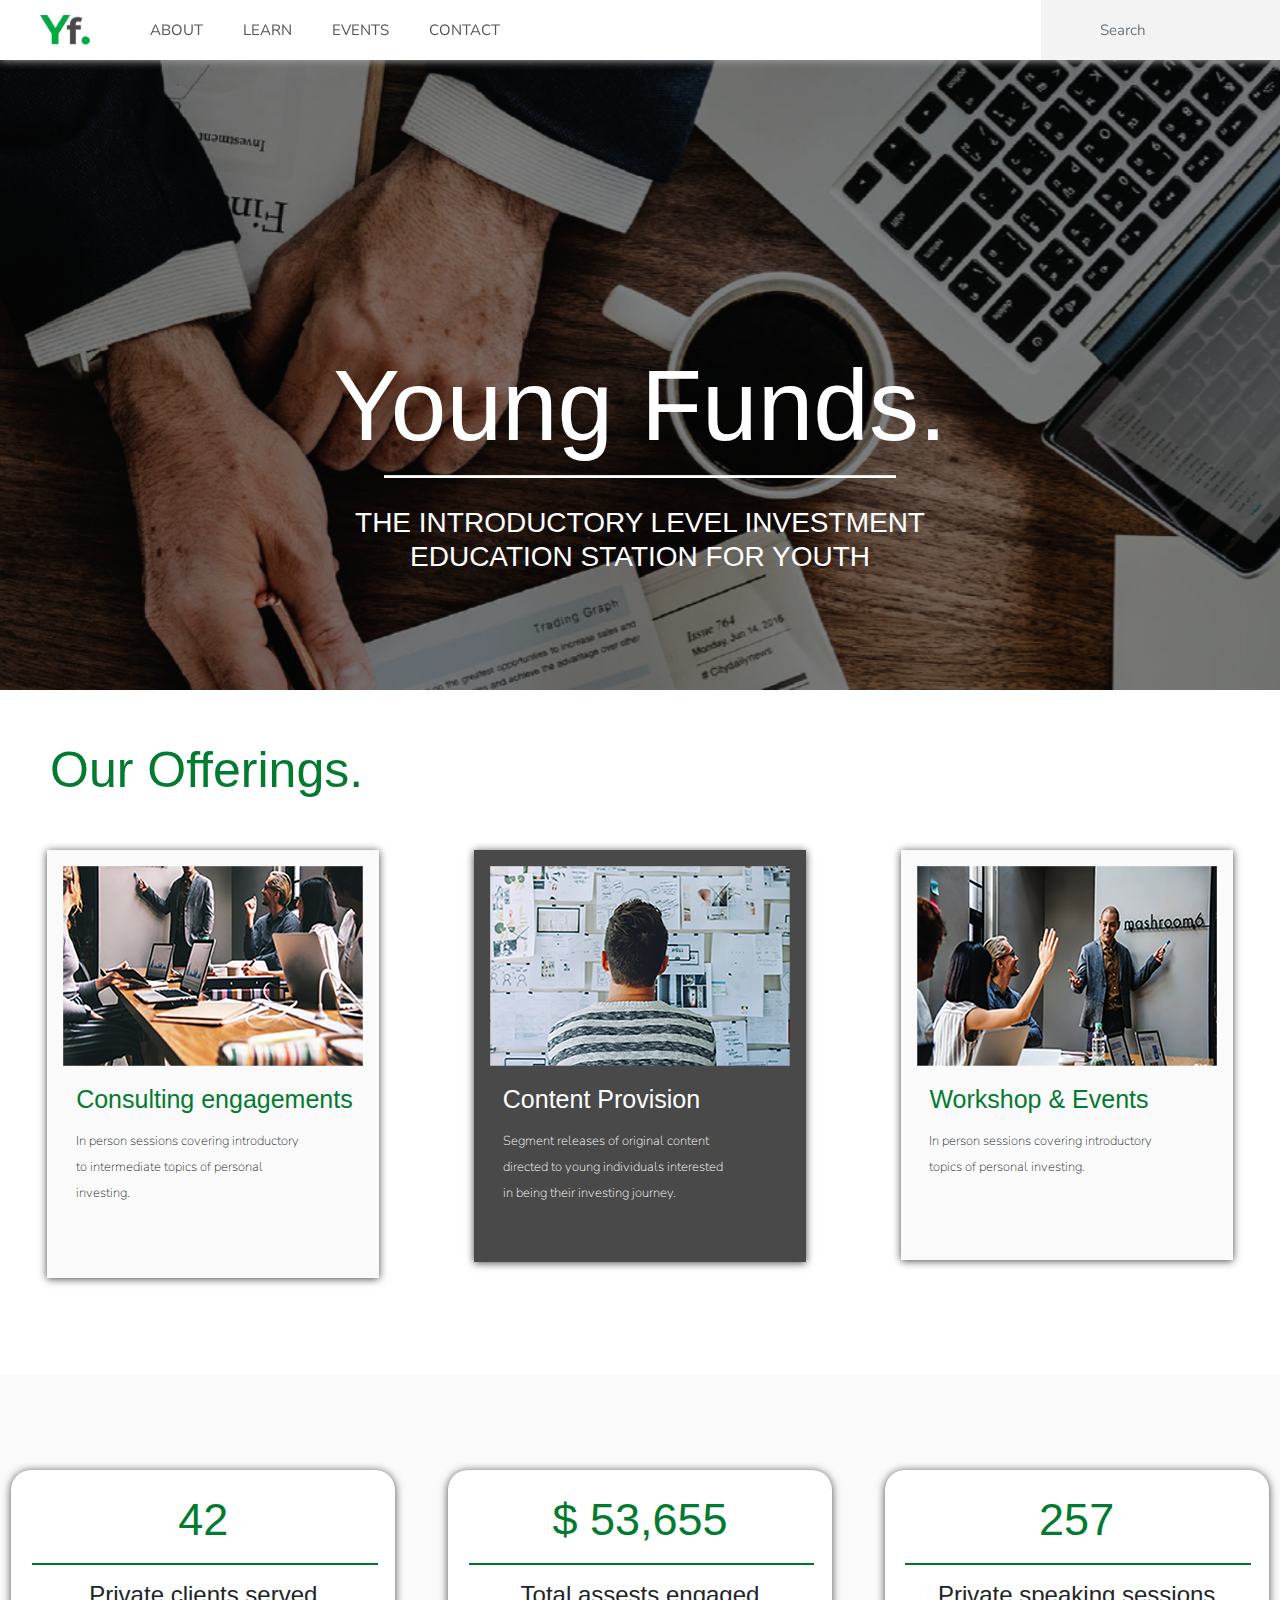
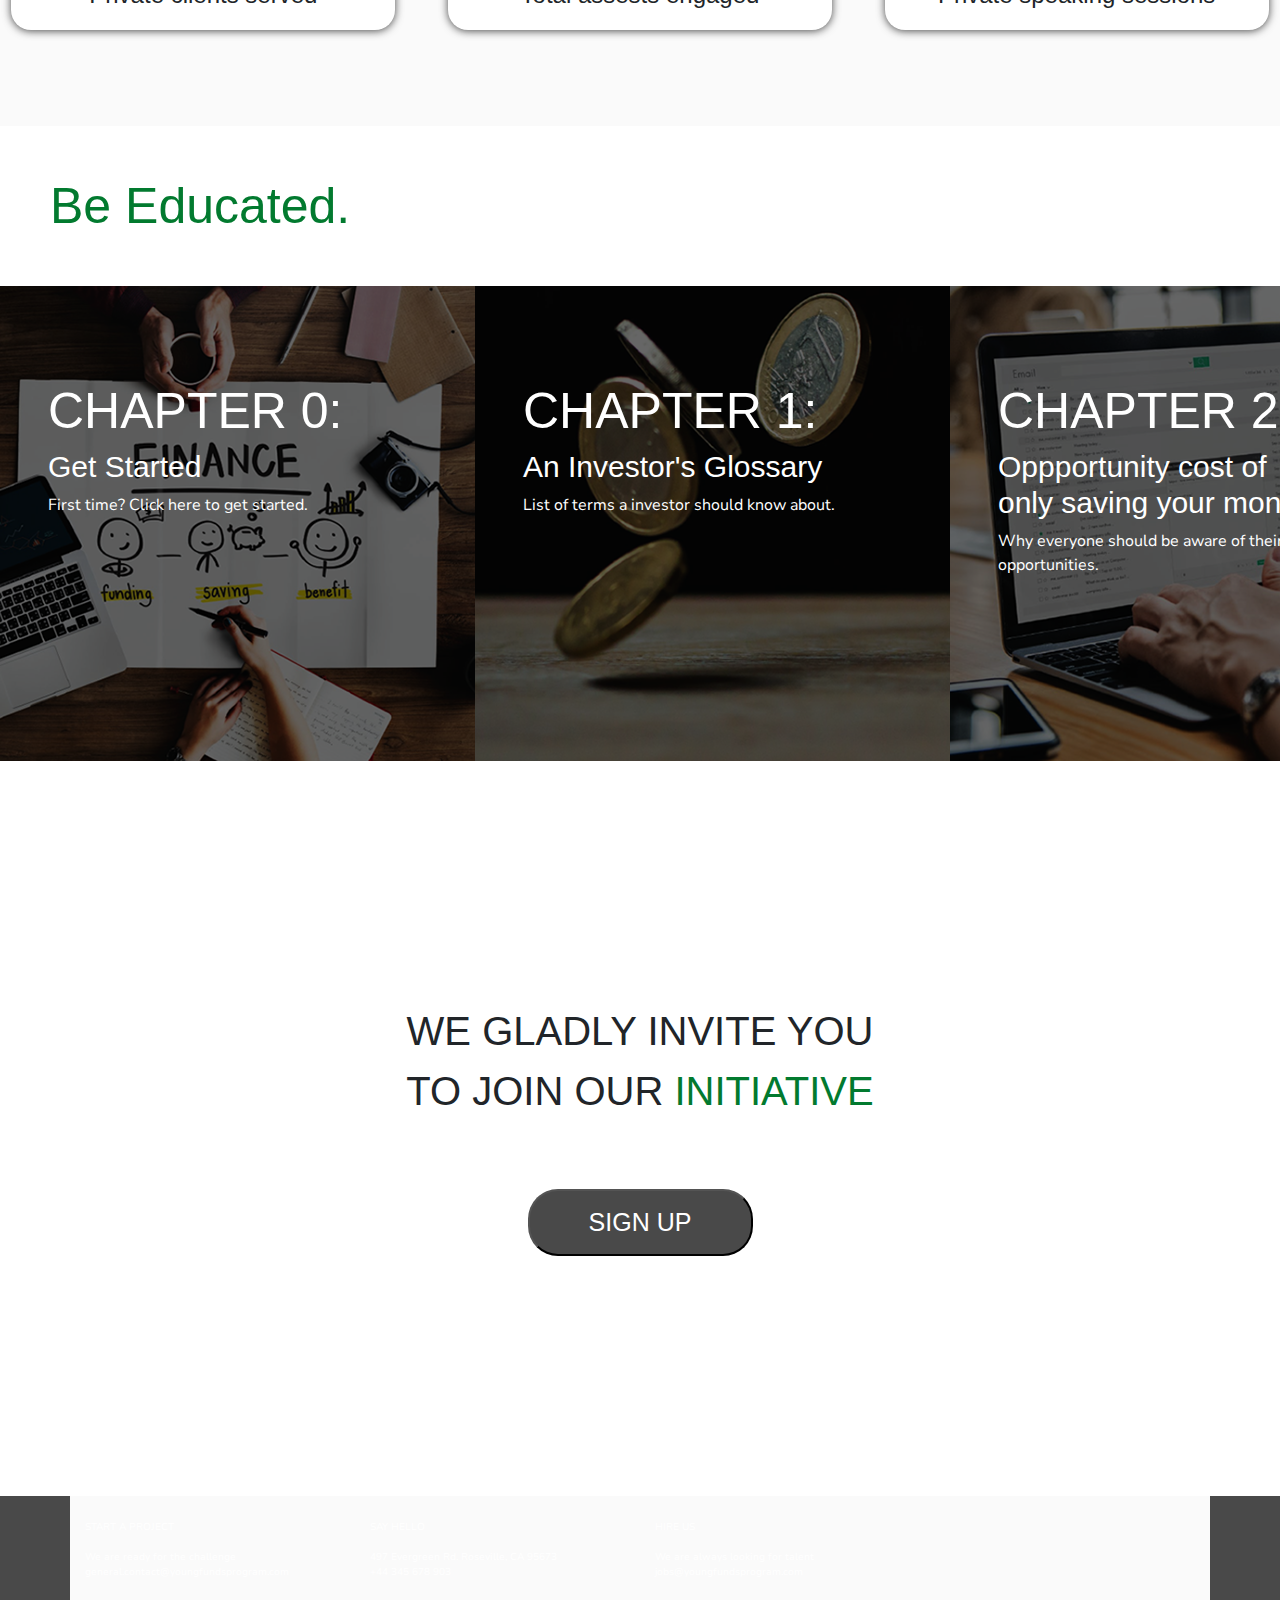
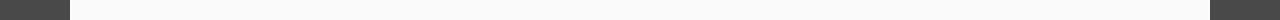
<file: index.html>
<!DOCTYPE html>
<html>
<head>
  <!-- fonts -->
  <link href="https://fonts.googleapis.com/css?family=Lato|Nunito+Sans" rel="stylesheet">
  <!-- icons -->
 <link rel="stylesheet" href="https://use.fontawesome.com/releases/v5.8.1/css/all.css" integrity="sha384-50oBUHEmvpQ+1lW4y57PTFmhCaXp0ML5d60M1M7uH2+nqUivzIebhndOJK28anvf" crossorigin="anonymous">
  <!-- Bootstrap -->
    <link rel="stylesheet" href="https://stackpath.bootstrapcdn.com/bootstrap/4.3.1/css/bootstrap.min.css" integrity="sha384-ggOyR0iXCbMQv3Xipma34MD+dH/1fQ784/j6cY/iJTQUOhcWr7x9JvoRxT2MZw1T" crossorigin="anonymous">
  <!-- css -->
  <link rel="stylesheet" type="text/css" href="home.css">
  <meta name="viewport" content="width=device-width, initial-scale=1">
  <title>Young funds</title>
</head>

<body>

  <!-- navbar -->
  <nav class="navbar navbar-expand-sm fixed-top">
    <a href="index.html"> <img src="images/logo.png" alt="logo"></a>
    <ul class="navbar-nav mr-auto">
      <li class="nav-item">
        <a href="about.html">ABOUT</a>
      </li>
      <li class="nav-item">
        <a href="learn.html">LEARN</a>
      </li>
      <li class="nav-item">
        <a href="yfp-events.html">EVENTS</a>
      </li>
      <li class="nav-item">
        <a href="yfp-contacts.html">CONTACT</a>
      </li>
    </ul>
    <form class="form-inline">
    <div class="input-group">
      <div id="search-btn-container" class="input-group-prepend">
        <span class="input-group-text" id="basic-addon1">
          <i class="fa fa-search fa-lg" aria-hidden="true"></i>
        </span>
      </div>
      <input type="text" class="form-control" id="search-bar" placeholder="Search">
    </div>
  </form>
</nav>

  <!-- header -->
  <div class="head">
    <img src="images/home1.png" alt="hands" style="width:100%">
    <h1>Young Funds.</h1>
    <hr>
    <h3>THE INTRODUCTORY LEVEL INVESTMENT <br> EDUCATION STATION FOR YOUTH</h3>
    <i class="fas fa-chevron-down fa-3x"></i>
  </div>

  <!-- offerings  -->
  <h2>Our Offerings.</h2>

  <div class="offerrow"
  <figure>
  <div class="offerings" id="offer1">
    <img src="images/home2.png" alt="hands">
    <figcaption>
    <h4>Consulting engagements</h4>
    <p>In person sessions covering introductory <br>
       to intermediate topics of personal <br>
       investing. </p>
  </figcaption>
  </div>
</figure>
<figure>
  <div class="offerings" id="offer2">
    <img src="images/home3.png" alt="hands">
    <figcaption>
    <h4>Content Provision</h4>
    <p>Segment releases of original content <br>
      directed to young individuals interested <br>
      in being their investing journey. </p>
      <br>
  </figcaption>
  </div>
</figure>
<figure>
  <div class="offerings" id="offer3">
    <img src="images/home4.png" alt="hands">
    <figcaption>
    <h4>Workshop & Events</h4>
    <p>In person sessions covering introductory <br>
      topics of personal investing. </p>
      <br>
      <br>
  </figcaption>
  </div>
</figure>
</div>

  <!-- facts -->
  <div class="row">
  <div class="facts" id="fact1">
    <h3>42</h3>
    <hr>
    <h4>Private clients served</h4>
  </div>
  <div class="facts" id="fact2">
    <h3>$ 53,655</h3>
    <hr>
    <h4>Total assests engaged</h4>
  </div>
  <div class="facts" id="fact3">
    <h3>257</h3>
    <hr>
    <h4>Private speaking sessions</h4>
  </div>
</div>

  <!-- be educated -->
  <h2>Be Educated.</h2>
  <div class="edurow">
    <span class="educated" id="chapter0">
    <a href="chapter0.html"><img src="images/home5.png" alt="finance"></a>
      <figcaption>
      <h3>CHAPTER 0:</h3>
      <h4>Get Started</h4>
      <p>First time? Click here to get started.</p>
    </figcaption>
    </span>
    <span class="educated" id="chapter1">
      <img src="images/home6.png" alt="coins" >
      <figcaption>
      <h3>CHAPTER 1:</h3>
      <h4>An Investor's Glossary</h4>
      <p>List of terms a investor should know about.</p>
    </figcaption>
    </span>
    <span class="educated" id="chapter2">
      <img src="images/home7.png" alt="laptop" >
      <figcaption>
      <h3>CHAPTER 2:</h3>
      <h4>Oppportunity cost of <br> only saving your money</h4>
      <p>Why everyone should be aware of their investment opportunities.</p>
    </figcaption>
    </span>
  </div>

    <!-- end -->
    <div class="end">
      <h1>WE GLADLY INVITE YOU <br>
        TO JOIN OUR <span id="initiative"> INITIATIVE </span></h1>
      <button type="button">SIGN UP</button>
  </div>

<!--- Footer section -->
<div class=" Footer">
  <div class="container">
    <div class="row py-4">
      <div class="col-lg-3">
        <p>START A PROJECT<br><br> We are ready for the challenge <br>
          <a href="mailto:general.contact@youngfundsprogram.com">general.contact@youngfundsprogram.com</a>
        </p>
      </div>
      <div class="col-lg-3">
        <p>SAY HELLO<br><br> 497 Evergreen Rd. Roseville, CA 95673 <br> +44 345 678 903</p>
      </div>
      <div class="col-lg-3">
        <p>HIRE US <br><br> We are always looking for talent <br>
          <a href="mailto:jobs@youngfundsprogram.com">jobs@youngfundsprogram.com</a>
        </p>
      </div>
      <div class="col-lg-3 social">
        <i class="fab fa-facebook-f fa-lg"></i>
        <i class="fab fa-twitter fa-lg"></i>
        <i class="fab fa-instagram fa-lg"></i>
      </div>
    </div>
  </div>  
</div>

</body>
</html>
</file>
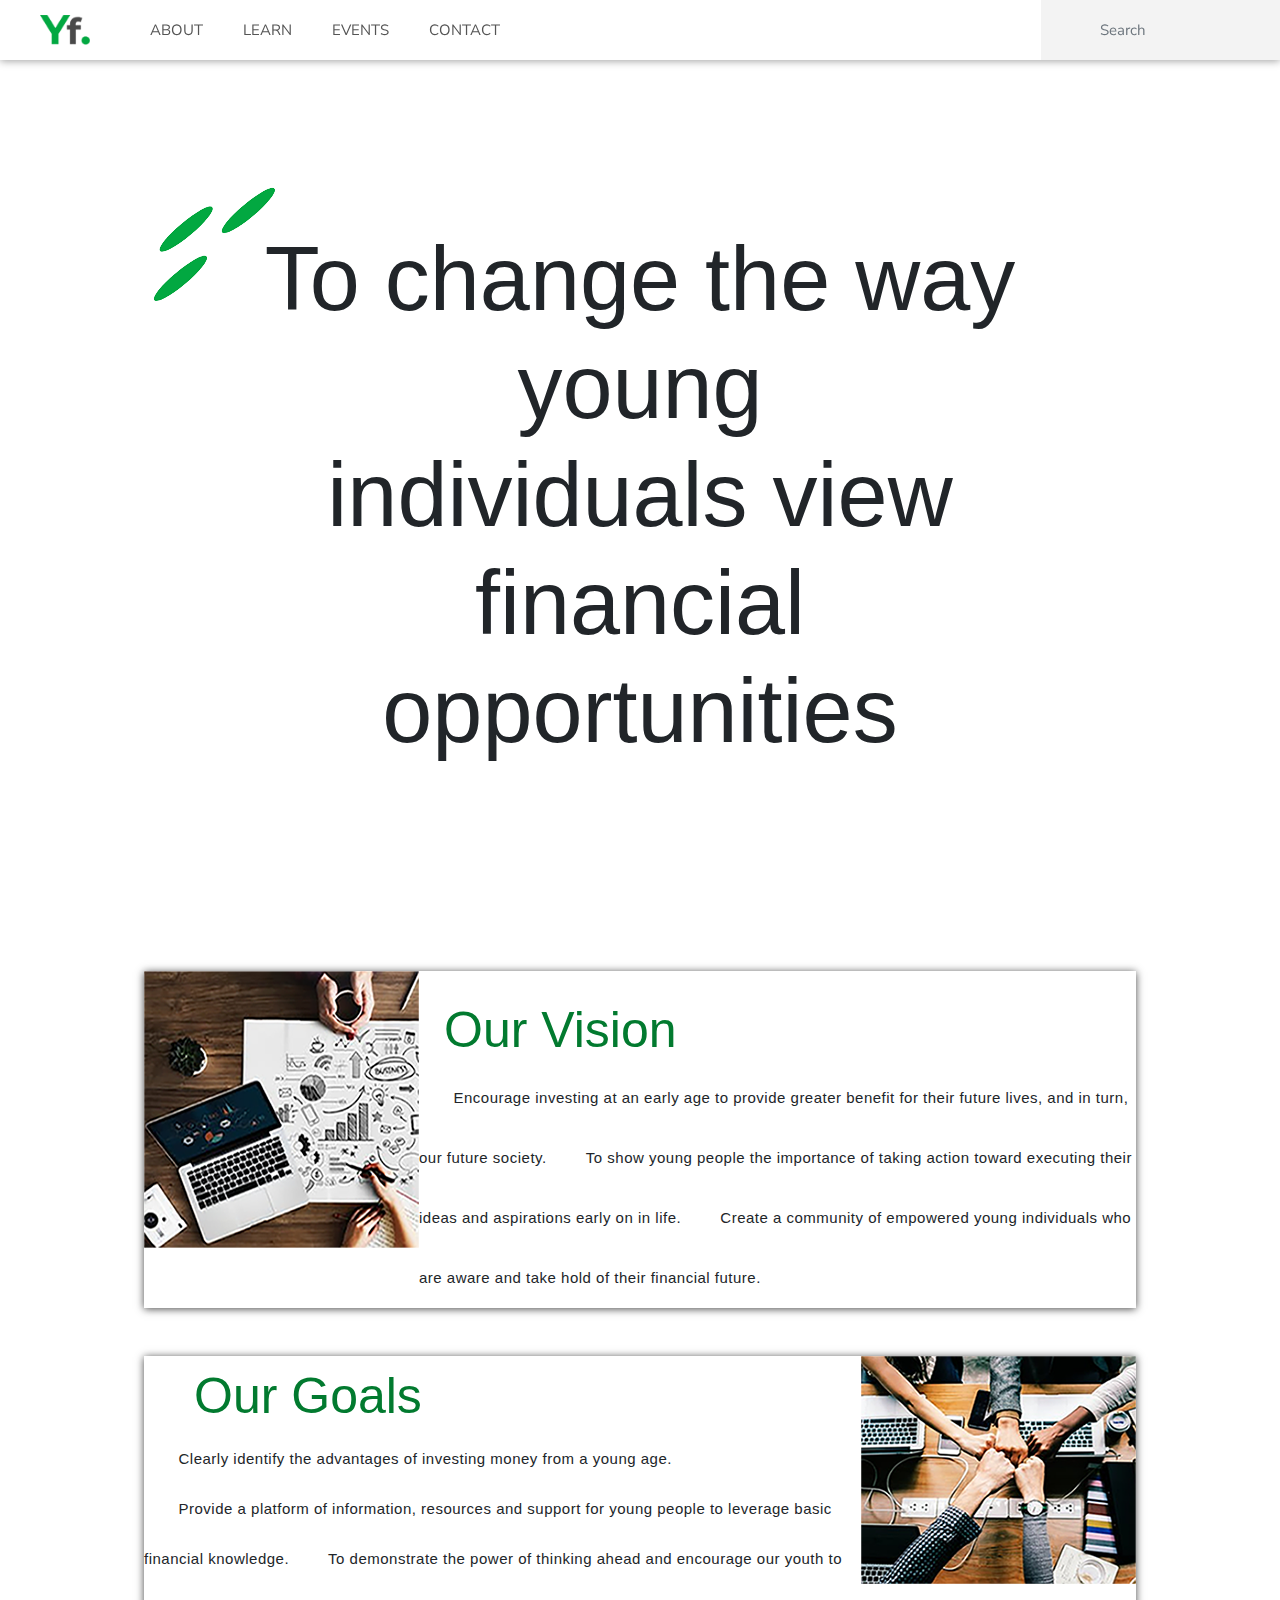
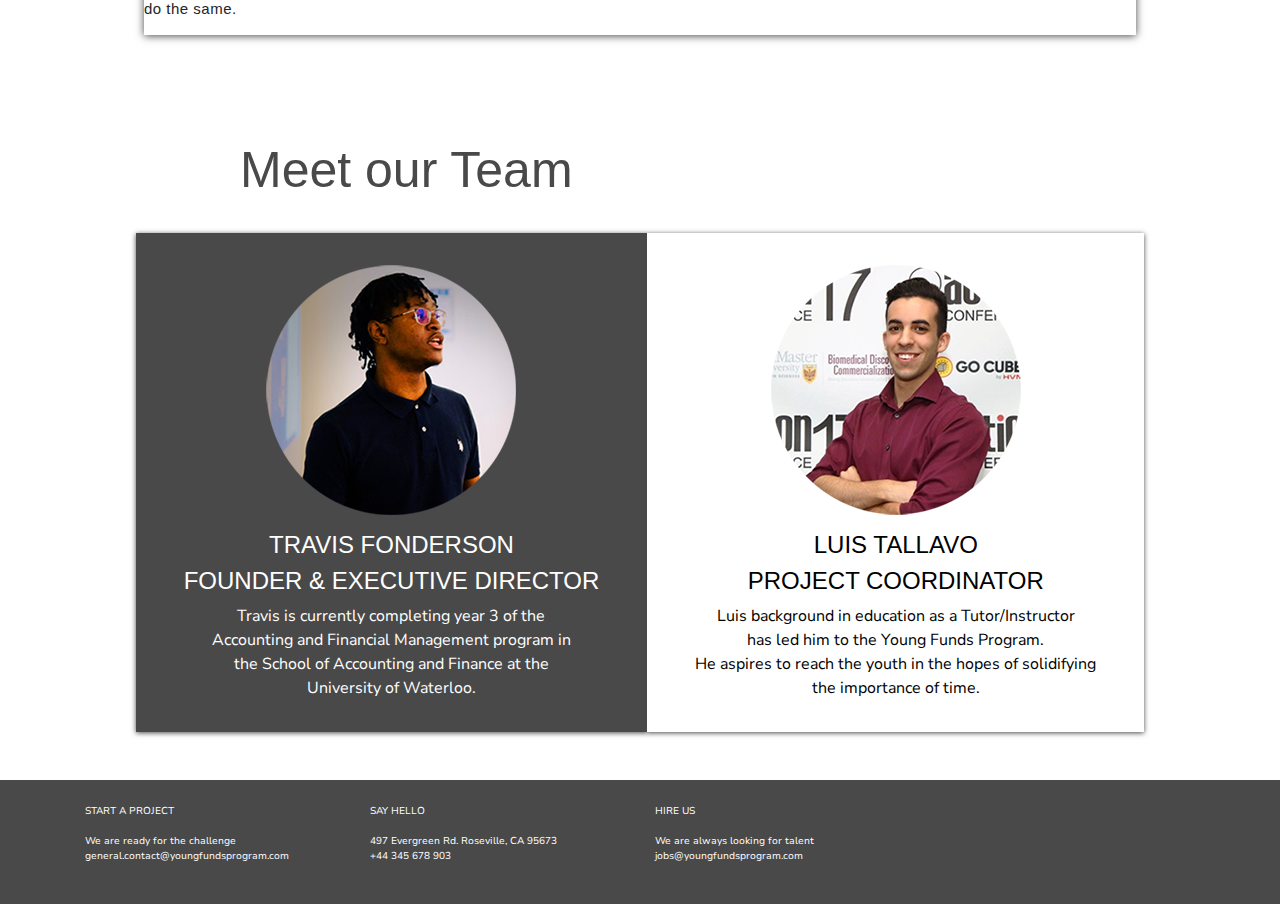
<file: about.html>
<!DOCTYPE html>
<html>
<head>
  <!-- fonts -->
  <link href="https://fonts.googleapis.com/css?family=Lato|Nunito+Sans" rel="stylesheet">
  <!-- icons -->
  <link rel="stylesheet" href="https://use.fontawesome.com/releases/v5.8.1/css/all.css" integrity="sha384-50oBUHEmvpQ+1lW4y57PTFmhCaXp0ML5d60M1M7uH2+nqUivzIebhndOJK28anvf" crossorigin="anonymous">
  <!-- Bootstrap -->
    <link rel="stylesheet" href="https://stackpath.bootstrapcdn.com/bootstrap/4.3.1/css/bootstrap.min.css" integrity="sha384-ggOyR0iXCbMQv3Xipma34MD+dH/1fQ784/j6cY/iJTQUOhcWr7x9JvoRxT2MZw1T" crossorigin="anonymous">
  <!-- css -->
  <link rel="stylesheet" type="text/css" href="about.css">
  <meta name="viewport" content="width=device-width, initial-scale=1">
  <title>Young funds</title>
</head>

<body>

  <!-- navbar -->
  <nav class="navbar navbar-expand-sm fixed-top">
    <a href="index.html"> <img src="images/logo.png" alt="logo"></a>
    <ul class="navbar-nav mr-auto">
      <li class="nav-item">
        <a class="active" href="about.html">ABOUT</a>
      </li>
      <li class="nav-item">
        <a href="learn.html">LEARN</a>
      </li>
       <li class="nav-item">
      <a href="yfp-events.html">EVENTS</a>
      </li>
      <li class="nav-item">
        <a href="yfp-contacts.html">CONTACT</a>
      </li>
    </ul>
    <form class="form-inline">
    <div class="input-group">
      <div id="search-btn-container" class="input-group-prepend">
        <span class="input-group-text" id="basic-addon1">
          <i class="fa fa-search fa-lg" aria-hidden="true"></i>
        </span>
      </div>
      <input type="text" class="form-control" id="search-bar" placeholder="Search">
    </div>
  </form>
</nav>

  <!-- header -->
  <div class="head">
    <h1>To change the way young <br>
      individuals view financial <br>
      opportunities
    </h1>
  </div>
  <!-- Our Vision -->
  <div class="vision">
    <img src="images/about2.png" alt="laptop on table">
    <h3> Our Vision </h3>
    <ul>
      <li>Encourage investing at an early age to provide greater benefit for their future lives,
        and in turn, our future society. </li>
        <li>To show young people the importance of taking action toward executing their ideas
          and aspirations early on in life. </li>
          <li>Create a community of empowered young individuals who are aware and take hold
            of their financial future. </li>
          </ul>
        </div>

        <!-- Our Goals -->
        <div class="goals">
          <img src="images/about3.png" alt="laptop on table">
          <h3> Our Goals </h3>
          <ul>
            <li>Clearly identify the advantages of investing money from a young age.</li> <br>
            <li>Provide a platform of information, resources and support for young people to
              leverage basic financial knowledge.</li>
              <li>To demonstrate the power of thinking ahead and encourage our youth to do the same. </li>
            </ul>
          </div>

          <!-- Meet the team -->

          <h2>Meet our Team </h2>
<div class="team">
  <div class="travis">
    <figure>
    <img src="images/about4.png" alt="Travis Fonderson">
    <figcaption>
    <h4> TRAVIS FONDERSON </h4>
    <h4> FOUNDER & EXECUTIVE DIRECTOR </h4>
    <p> Travis is currently completing year 3 of the <br>
      Accounting and Financial Management program in <br>
      the School of Accounting and Finance at the <br>
      University of Waterloo.
    </p>
    <div class="travissocial">
      <a href="https://twitter.com/yfp_official"><i class="fab fa-twitter fa-lg"></i></a>
      <a href="https://www.facebook.com/yfpcanada/"><i class="fab fa-facebook-f fa-lg"></i></a>
      <a href="https://www.linkedin.com/in/travis-fonderson/"><i class="fab fa-linkedin-in fa-lg"></i></a>
    </div>
  </figcaption>
    <figure>
  </div>
  <div class="luis">
    <figure>
    <img src="images/about5.png" alt="Luis Tallavo">
    <figcaption>
    <h4> LUIS TALLAVO </h4>
    <h4> PROJECT COORDINATOR </h4>
    <p> Luis background in education as a Tutor/Instructor <br> has led him to the Young Funds Program. <br> 
        He aspires to reach the youth in the hopes of solidifying <br> the importance of time.
    </p>
    <div class="luissocial">
    <a href="https://twitter.com/yfp_official"><i class="fab fa-twitter fa-lg"></i></a>
    <a href="https://www.facebook.com/yfpcanada/"><i class="fab fa-facebook-f fa-lg"></i></a>
    <a href="https://www.linkedin.com/in/luistallavo/"><i class="fab fa-linkedin-in fa-lg"></i></a>
    </div>
  </figcaption>
  </figure>
    </div>

</div>

<!--- Footer section -->
<div class=" Footer">
  <div class="container">
    <div class="row py-4">
      <div class="col-lg-3">
        <p>START A PROJECT<br><br> We are ready for the challenge <br>
          <a href="mailto:general.contact@youngfundsprogram.com">general.contact@youngfundsprogram.com</a>
        </p>
      </div>
      <div class="col-lg-3">
        <p>SAY HELLO<br><br> 497 Evergreen Rd. Roseville, CA 95673 <br> +44 345 678 903</p>
      </div>
      <div class="col-lg-3">
        <p>HIRE US <br><br> We are always looking for talent <br>
          <a href="mailto:jobs@youngfundsprogram.com">jobs@youngfundsprogram.com</a>
        </p>
      </div>
      <div class="col-lg-3 social">
        <i class="fab fa-facebook-f fa-lg"></i>
        <i class="fab fa-twitter fa-lg"></i>
        <i class="fab fa-instagram fa-lg"></i>
      </div>
    </div>
  </div>
</div>

</body>
</html>
</file>
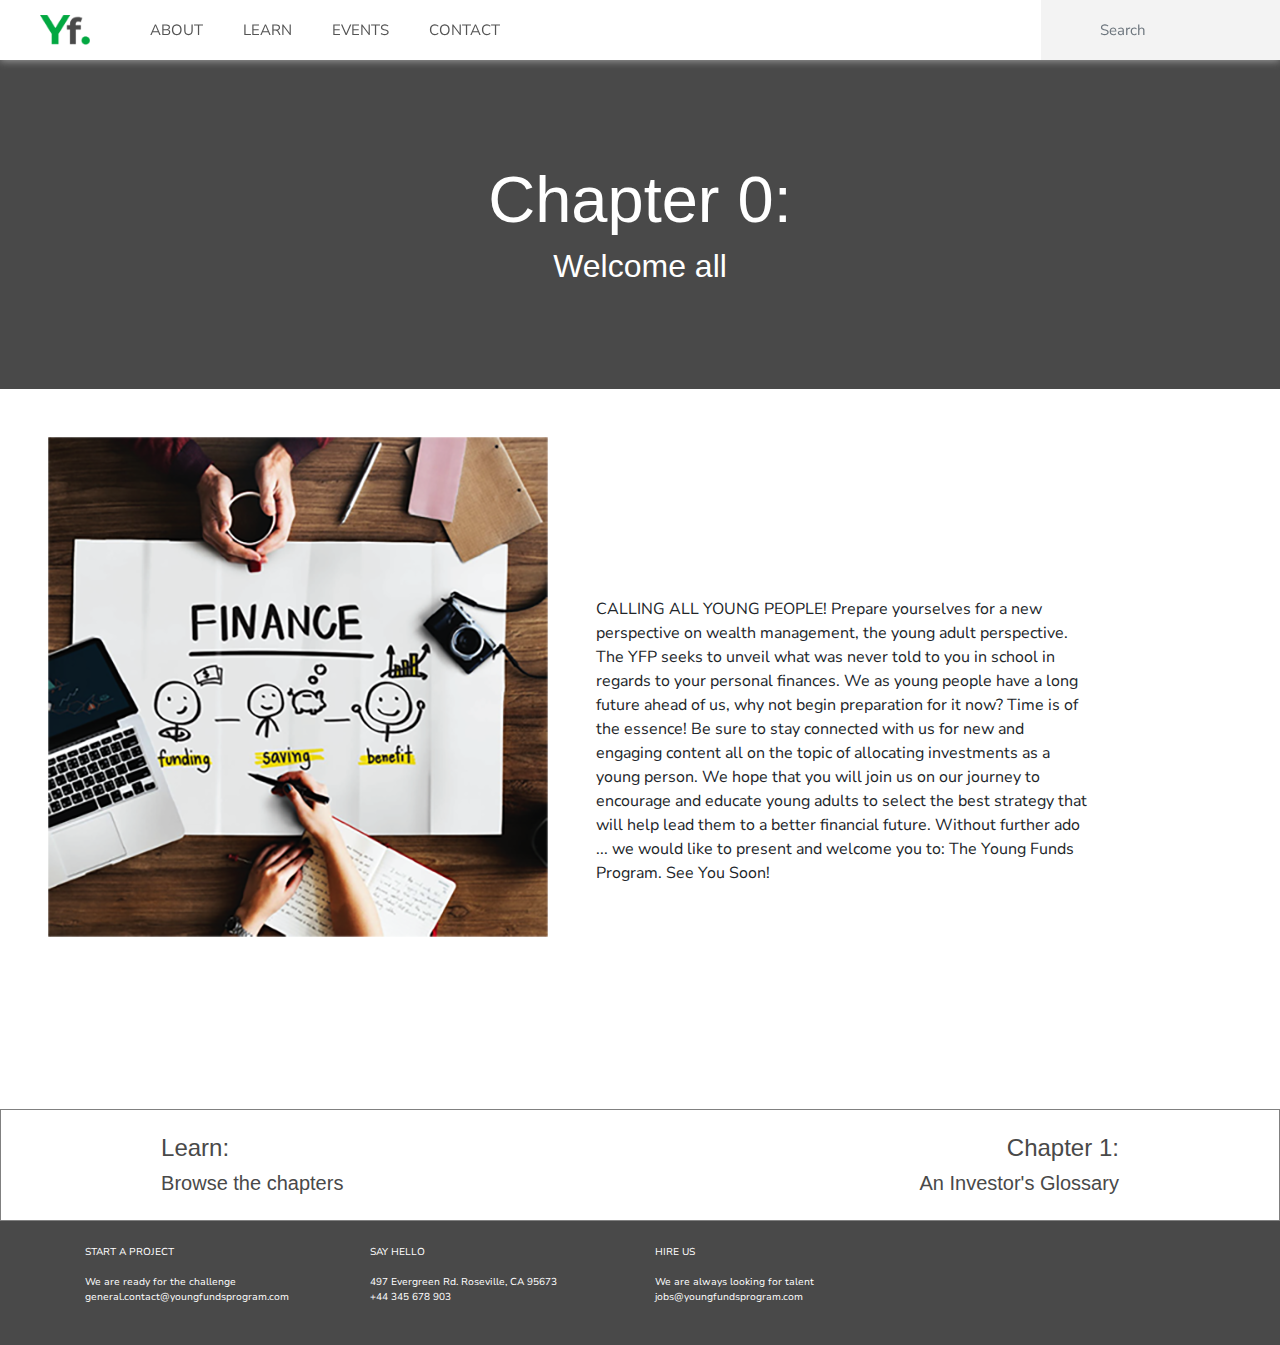
<file: chapter0.html>
<!DOCTYPE html>
<html>
<head>
  <!-- fonts -->
  <link href="https://fonts.googleapis.com/css?family=Lato|Nunito+Sans" rel="stylesheet">
  <!-- icons -->
  <link rel="stylesheet" href="https://use.fontawesome.com/releases/v5.8.1/css/all.css" integrity="sha384-50oBUHEmvpQ+1lW4y57PTFmhCaXp0ML5d60M1M7uH2+nqUivzIebhndOJK28anvf" crossorigin="anonymous">
  <!-- Bootstrap -->
    <link rel="stylesheet" href="https://stackpath.bootstrapcdn.com/bootstrap/4.3.1/css/bootstrap.min.css" integrity="sha384-ggOyR0iXCbMQv3Xipma34MD+dH/1fQ784/j6cY/iJTQUOhcWr7x9JvoRxT2MZw1T" crossorigin="anonymous">
  <!-- css -->
  <link rel="stylesheet" type="text/css" href="chapter0.css">
  <meta name="viewport" content="width=device-width, initial-scale=1">
  <title>Young funds</title>
</head>

<body>

  <!-- navbar -->
  <nav class="navbar navbar-expand-sm fixed-top">
    <a href="index.html"> <img src="images/logo.png" alt="logo"></a>
    <ul class="navbar-nav mr-auto">
      <li class="nav-item">
        <a href="about.html">ABOUT</a>
      </li>
      <li class="nav-item">
        <a class="active" href="learn.html">LEARN</a>
      </li>
      <li class="nav-item">
      <a href="yfp-events.html">EVENTS</a>
      </li>
      <li class="nav-item">
        <a href="yfp-contacts.html">CONTACT</a>
      </li>
    </ul>
    <form class="form-inline">
    <div class="input-group">
      <div id="search-btn-container" class="input-group-prepend">
        <span class="input-group-text" id="basic-addon1">
          <i class="fa fa-search fa-lg" aria-hidden="true"></i>
        </span>
      </div>
      <input type="text" class="form-control" id="search-bar" placeholder="Search">
    </div>
  </form>
</nav>

  <!--Chapter 0 -->
<div class="title">
  <h1>Chapter 0:</h1>
  <h2>Welcome all</h2>
</div>

<div class="content">
    <img src="images/chapter0.png" alt="finance">
  <p> CALLING ALL YOUNG PEOPLE! Prepare yourselves for a new perspective on wealth management, the young adult perspective. The YFP seeks to unveil what was never told to you in school in regards to your personal finances. We as young people have a long future ahead of us, why not begin preparation for it now? Time is of the essence!
Be sure to stay connected with us for new and engaging content all on the topic of allocating investments as a young person. We hope that you will join us on our journey to encourage and educate young adults to select the best strategy that will help lead them to a better financial future.
Without further ado ... we would like to present and welcome you to: The Young Funds Program.
See You Soon! </p>
</div>

<div class="bottom">
  <a href="learn.html">
  <i class="fas fa-chevron-left fa-4x"></i>
</a>
  <a href="learn.html">
  <div id="left">
    <h4>Learn: </h4>
    <h5>Browse the chapters</h5>
  </div>
  </a>
  <div id="right">
  <a href="chapter1.html">
    <h4>Chapter 1: </h4>
    <h5>An Investor's Glossary</h5>
  </a>
</div>
<a href="chapter1.html">
  <i class="fas fa-chevron-right fa-4x"></i>
</a>
</div>

<!--- Footer section -->
<div class=" Footer">
  <div class="container">
    <div class="row py-4">
      <div class="col-lg-3">
        <p>START A PROJECT<br><br> We are ready for the challenge <br>
          <a href="mailto:general.contact@youngfundsprogram.com">general.contact@youngfundsprogram.com</a>
        </p>
      </div>
      <div class="col-lg-3">
        <p>SAY HELLO<br><br> 497 Evergreen Rd. Roseville, CA 95673 <br> +44 345 678 903</p>
      </div>
      <div class="col-lg-3">
        <p>HIRE US <br><br> We are always looking for talent <br>
          <a href="mailto:jobs@youngfundsprogram.com">jobs@youngfundsprogram.com</a>
        </p>
      </div>
      <div class="col-lg-3 social">
        <i class="fab fa-facebook-f fa-lg"></i>
        <i class="fab fa-twitter fa-lg"></i>
        <i class="fab fa-instagram fa-lg"></i>
      </div>
    </div>
  </div>  
</div>

</body>
</html>
</file>
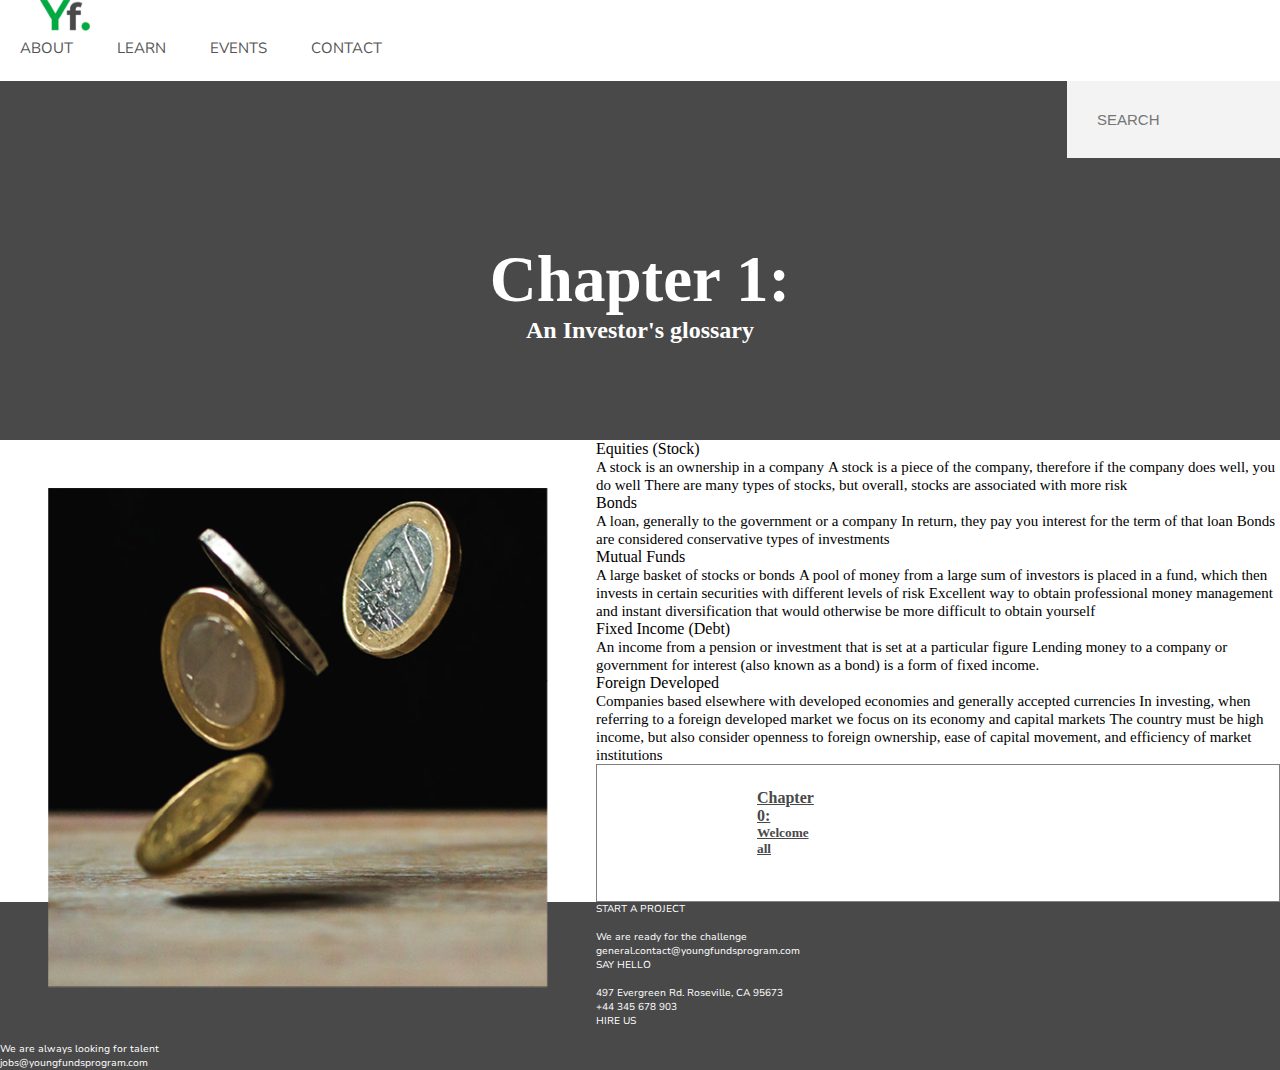
<file: chapter1.html>
<!DOCTYPE html>
<html>
<head>
  <!-- fonts -->
  <link href="https://fonts.googleapis.com/css?family=Lato|Nunito+Sans" rel="stylesheet">
  <!-- icons -->
  <link rel="stylesheet" href="https://use.fontawesome.com/releases/v5.8.1/css/all.css" integrity="sha384-50oBUHEmvpQ+1lW4y57PTFmhCaXp0ML5d60M1M7uH2+nqUivzIebhndOJK28anvf" crossorigin="anonymous">
  <!-- bootstrap -->
  <link rel="stylesheet" href="https://stackpath.bootstrapcdn.com/bootstrap/4.1.3/css/bootstrap.min.css" integrity="sha384-MCw98/SFnGE8fJT3GXwEOngsV7Zt27NXFoaoApmYm81iuXoPkFOJwJ8ERdknLPMO"
  crossorigin="anonymous">
  <!-- css -->
  <link rel="stylesheet" type="text/css" href="chapter0.css">
  <meta name="viewport" content="width=device-width, initial-scale=1">
  <title>Young funds</title>
</head>

<body>

  <!-- navbar -->
  <nav class="navbar navbar-expand-sm fixed-top">
    <a href="index.html"> <img src="images/logo.png" alt="logo"></a>
    <ul class="navbar-nav mr-auto">
      <li class="nav-item">
        <a href="about.html">ABOUT</a>
      </li>
      <li class="nav-item">
        <a class="active" href="learn.html">LEARN</a>
      </li>
      <li class="nav-item">
        <a href="yfp-events.html">EVENTS</a>
      </li>
      <li class="nav-item">
        <a href="yfp-contacts.html">CONTACT</a>
      </li>
    </ul>
    <form class="form-inline">
      <div class="input-group">
        <div id="search-btn-container" class="input-group-prepend">
          <span class="input-group-text" id="basic-addon1"><i class="fa fa-search fa-lg" aria-hidden="true"></i></span>
        </div>
        <input type="text" class="form-control" id="search-bar" placeholder="SEARCH">
      </div>
    </form>
  </nav>

  <!--Chapter 0 -->
<div class="title">
  <h1>Chapter 1:</h1>
  <h2>An Investor's glossary</h2>
</div>

<div class="content">
    <img src="images/chapter1.png" alt="finance">
    <figure>
      <figcaption>Equities (Stock)</figcaption>
      <ul>
        <li>A stock is an ownership in a company</li>
        <li>A stock is a piece of the company, therefore if the company does well, you do well</li>
        <li>There are many types of stocks, but overall, stocks are associated with more risk</li>
      </ul>

      <figcaption>Bonds</figcaption>
      <ul>
        <li>A loan, generally to the government or a company</li>
        <li>In return, they pay you interest for the term of that loan</li>
        <li>Bonds are considered conservative types of investments</li>
      </ul>

      <figcaption>Mutual Funds</figcaption>
      <ul>
        <li>A large basket of stocks or bonds</li>
        <li>A pool of money from a large sum of investors is placed in a fund, which then invests in certain securities with different levels of risk</li>
        <li>Excellent way to obtain professional money management and instant diversification that would otherwise be more difficult to obtain yourself</li>
      </ul>

      <figcaption>Fixed Income (Debt)</figcaption>
      <ul>
        <li>An income from a pension or investment that is set at a particular figure</li>
        <li>Lending money to a company or government for interest (also known as a bond) is a form of fixed income.</li>
      </ul>

      <figcaption>Foreign Developed</figcaption>
      <ul>
        <li>Companies based elsewhere with developed economies and generally accepted currencies</li>
        <li>In investing, when referring to a foreign developed market we focus on its economy and capital markets</li>
        <li>The country must be high income, but also consider openness to foreign ownership, ease of capital movement, and efficiency of market institutions</li>
      </ul>

    </figure>


</div>

<div class="bottom">
  <a href="learn.html">
  <i class="fas fa-chevron-left fa-4x"></i>
</a>
  <a href="chapter0.html">
  <div id="left">
    <h4>Chapter 0: </h4>
    <h5>Welcome all</h5>
  </div>
  </a>
  <div id="right">
  <a href="chapter2.html">
    <h4>Chapter 2: </h4>
    <h5>Opportunity cost of saving your money</h5>
  </a>
</div>
<a href="chapter1.html">
  <i class="fas fa-chevron-right fa-4x"></i>
</a>
</div>

  <!--- Footer section -->
  <div class=" Footer">
    <div class="container">
      <div class="row py-4">
        <div class="col-lg-3">
          <p>START A PROJECT
            <br><br>
            We are ready for the challenge <br>
            <a href="mailto:general.contact@youngfundsprogram.com">general.contact@youngfundsprogram.com</a>
          </p>
        </div>
        <div class="col-lg-3">
          <p>SAY HELLO
            <br><br>
            497 Evergreen Rd. Roseville, CA 95673 <br>
            +44 345 678 903
          </p>
        </div>
        <div class="col-lg-3">
          <p>HIRE US
            <br><br>
            We are always looking for talent <br>
            <a href="mailto:jobs@youngfundsprogram.com">jobs@youngfundsprogram.com</a>
          </p>
        </div>
        <div class="col-lg-3 social">
          <i class="fab fa-facebook-f fa-lg"></i>
          <i class="fab fa-twitter fa-lg"></i>
          <i class="fab fa-instagram fa-lg"></i>
        </div>
      </div>
    </div>
  </div>

</body>
</html>
</file>
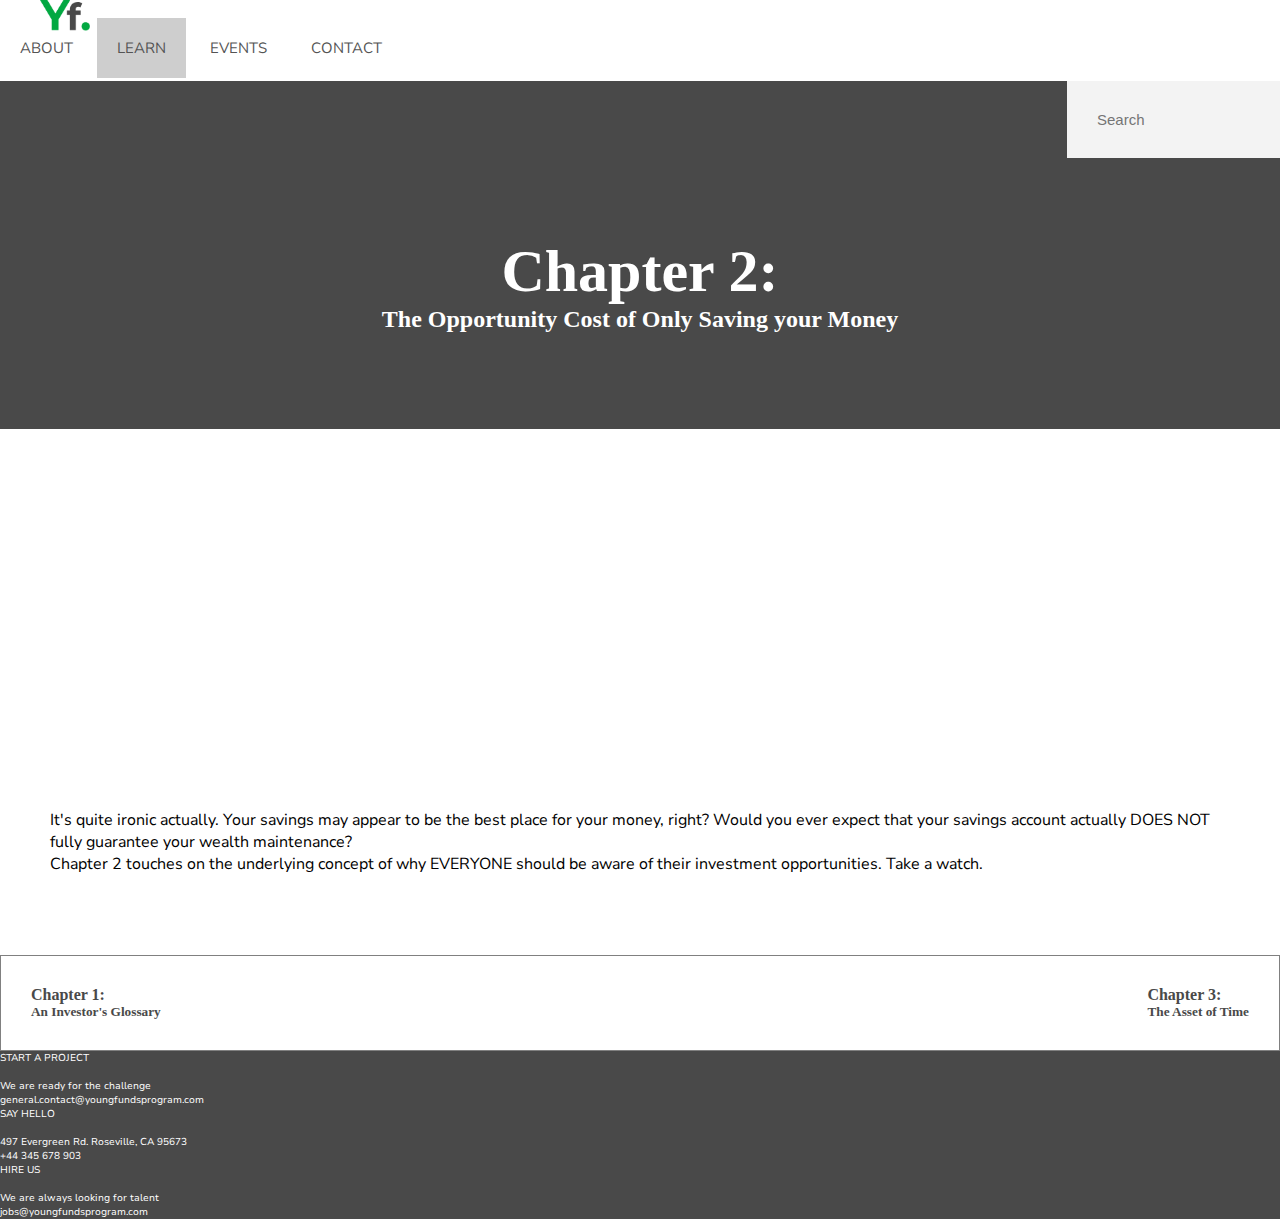
<file: chapter2.html>
<!DOCTYPE html>
<html>
<head>
  <!-- fonts -->
  <link href="https://fonts.googleapis.com/css?family=Lato|Nunito+Sans" rel="stylesheet">
  <!-- icons -->
  <link rel="stylesheet" href="https://use.fontawesome.com/releases/v5.8.1/css/all.css" integrity="sha384-50oBUHEmvpQ+1lW4y57PTFmhCaXp0ML5d60M1M7uH2+nqUivzIebhndOJK28anvf" crossorigin="anonymous">
  <!-- bootstrap -->
  <link rel="stylesheet" href="https://stackpath.bootstrapcdn.com/bootstrap/4.1.3/css/bootstrap.min.css" integrity="sha384-MCw98/SFnGE8fJT3GXwEOngsV7Zt27NXFoaoApmYm81iuXoPkFOJwJ8ERdknLPMO"
  crossorigin="anonymous">
  <!-- css -->
  <link rel="stylesheet" type="text/css" href="chapters.css">
  <link rel="stylesheet" type="text/css" href="nav.css">
  <meta name="viewport" content="width=device-width, initial-scale=1">
  <title>Young funds</title>
</head>

<body>

  <!-- navbar -->
  <nav class="navbar navbar-expand-sm fixed-top">
    <a href="index.html"> <img src="assets/logo.png" alt="logo"></a>
    <ul class="navbar-nav mr-auto">
      <li class="nav-item">
        <a href="about.html">ABOUT</a>
      </li>
      <li class="nav-item">
        <a class="active" href="learn.html">LEARN</a>
      </li>
      <li class="nav-item">
        <a href="yfp-events.html">EVENTS</a>
      </li>
      <li class="nav-item">
        <a href="yfp-contacts.html">CONTACT</a>
      </li>
    </ul>
    <form class="form-inline">
      <div class="input-group">
        <div id="search-btn-container" class="input-group-prepend">
          <span class="input-group-text" id="basic-addon1">
            <i class="fa fa-search fa-lg" aria-hidden="true"></i>
          </span>
        </div>
        <input type="text" class="form-control" id="search-bar" placeholder="Search">
      </div>
    </form>
  </nav>

<!--Chapter 2 -->
<div class="title">
  <h1>Chapter 2:</h1>
  <h2>The Opportunity Cost of Only Saving your Money</h2>
</div>

<section id="chapter" class="container-fluid"> 
  <div class="row">
    <div class="col-md-6">
    <div style="height:300px;">
      <iframe src="https://www.youtube.com/embed/RSW1-Q8JbWY" frameborder="0" allow="accelerometer; autoplay; encrypted-media; gyroscope; picture-in-picture" allowfullscreen>
      </iframe>
      </div>
    </div>
    <div class="col-md-6 text">
      <p> It's quite ironic actually. Your savings may appear to be the best place for your money, right?
          Would you ever expect that your savings account actually DOES NOT fully guarantee your wealth maintenance?
          <br>
          Chapter 2 touches on the underlying concept of why EVERYONE should be aware of their investment opportunities.
          Take a watch.
        </p>
    </div>
  </div>
</section>
  
<!-- Bottom nav  -->
<div class="row bottom">
  <div class="left col-md-3">
    <a href="chapter3.html"><i class=" left fas fa-chevron-left fa-2x"></i></a>
    <a href="chapter3.html">
      <div class="left">
        <h4>Chapter 1: </h4>
        <h5>An Investor's Glossary</h5>
      </div>
    </a>
  </div>
  <div class="right col-md-3">
    <a href="chapter3.html"><i class="right fas fa-chevron-right fa-2x"></i></a>
    <a href="yfp-events.html">
      <div class="right">
        <h4>Chapter 3: </h4>
        <h5>The Asset of Time</h5>
      </div>
    </a>
  </div>
</div>

  <!--- Footer section -->
  <div class=" Footer">
    <div class="container">
      <div class="row py-4">
        <div class="col-lg-3">
          <p>START A PROJECT
            <br><br>
            We are ready for the challenge <br>
            <a href="mailto:general.contact@youngfundsprogram.com">general.contact@youngfundsprogram.com</a>
          </p>
        </div>
        <div class="col-lg-3">
          <p>SAY HELLO
            <br><br>
            497 Evergreen Rd. Roseville, CA 95673 <br>
            +44 345 678 903
          </p>
        </div>
        <div class="col-lg-3">
          <p>HIRE US
            <br><br>
            We are always looking for talent <br>
            <a href="mailto:jobs@youngfundsprogram.com">jobs@youngfundsprogram.com</a>
          </p>
        </div>
        <div class="col-lg-3 social">
          <i class="fab fa-facebook-f fa-lg"></i>
          <i class="fab fa-twitter fa-lg"></i>
          <i class="fab fa-instagram fa-lg"></i>
        </div>
      </div>
    </div>
  </div>

</body>
</html>
</file>
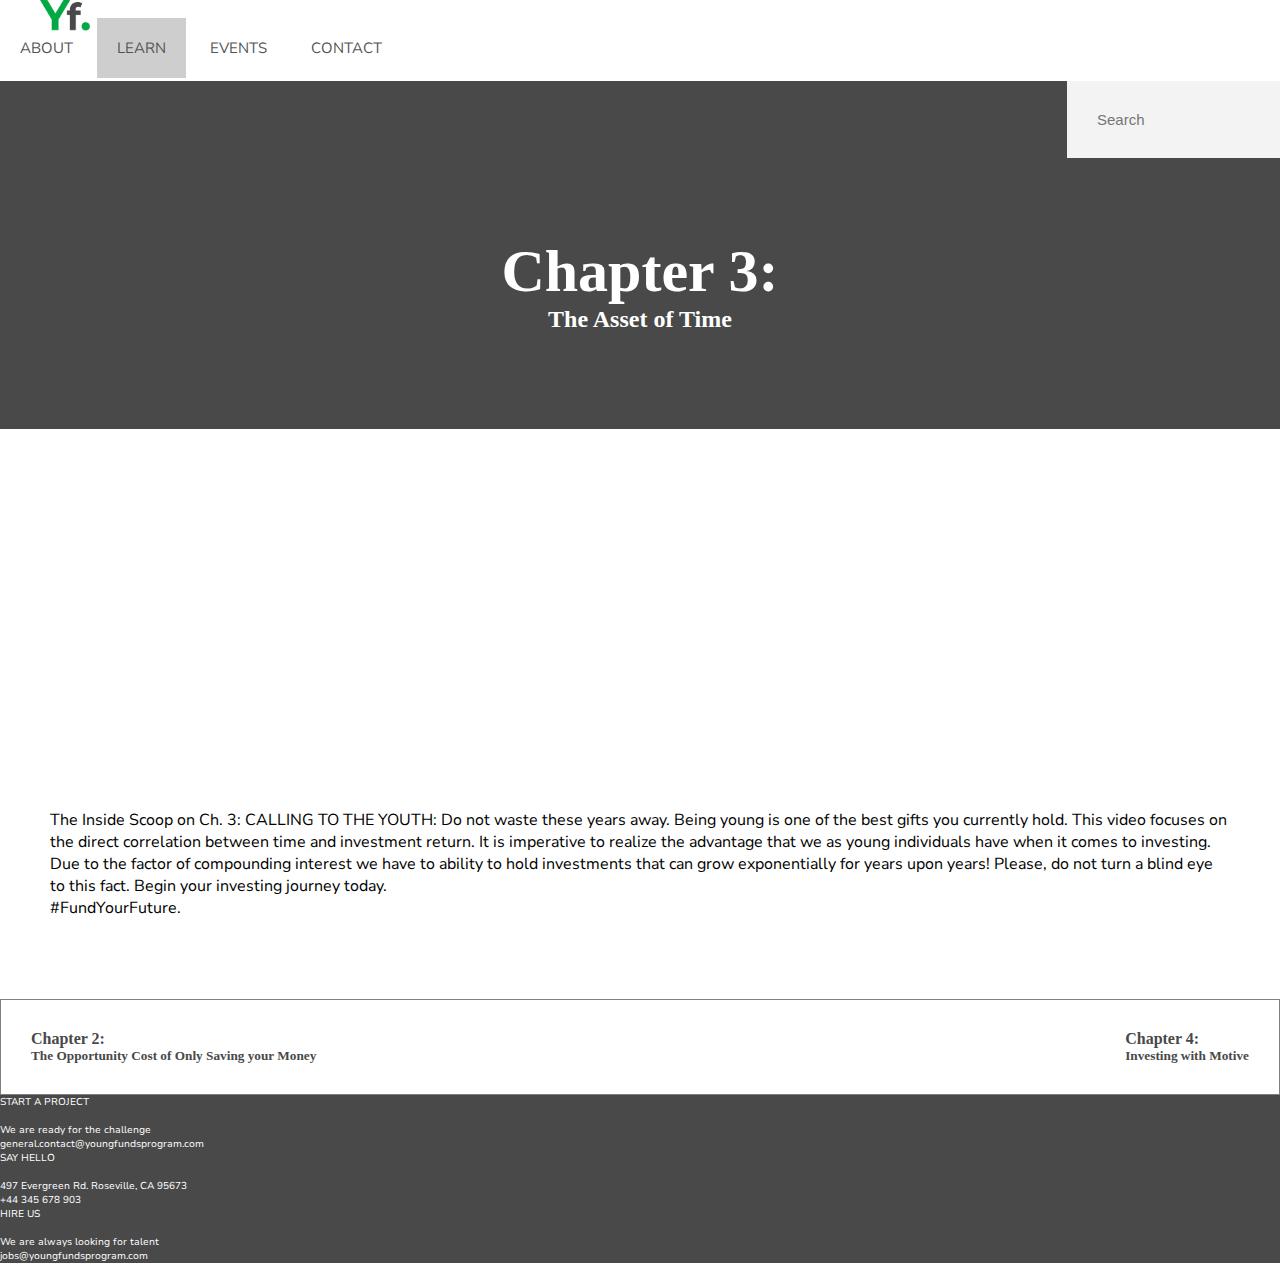
<file: chapter3.html>
<!DOCTYPE html>
<html>
<head>
  <!-- fonts -->
  <link href="https://fonts.googleapis.com/css?family=Lato|Nunito+Sans" rel="stylesheet">
  <!-- icons -->
  <link rel="stylesheet" href="https://use.fontawesome.com/releases/v5.8.1/css/all.css" integrity="sha384-50oBUHEmvpQ+1lW4y57PTFmhCaXp0ML5d60M1M7uH2+nqUivzIebhndOJK28anvf" crossorigin="anonymous">
  <!-- bootstrap -->
  <link rel="stylesheet" href="https://stackpath.bootstrapcdn.com/bootstrap/4.1.3/css/bootstrap.min.css" integrity="sha384-MCw98/SFnGE8fJT3GXwEOngsV7Zt27NXFoaoApmYm81iuXoPkFOJwJ8ERdknLPMO"
  crossorigin="anonymous">
  <!-- css -->
  <link rel="stylesheet" type="text/css" href="chapters.css">
  <link rel="stylesheet" type="text/css" href="nav.css">
  <meta name="viewport" content="width=device-width, initial-scale=1">
  <title>Young funds</title>
</head>

<body>

  <!-- navbar -->
  <nav class="navbar navbar-expand-sm fixed-top">
    <a href="index.html"> <img src="assets/logo.png" alt="logo"></a>
    <ul class="navbar-nav mr-auto">
      <li class="nav-item">
        <a href="about.html">ABOUT</a>
      </li>
      <li class="nav-item">
        <a class="active" href="learn.html">LEARN</a>
      </li>
      <li class="nav-item">
        <a href="yfp-events.html">EVENTS</a>
      </li>
      <li class="nav-item">
        <a href="yfp-contacts.html">CONTACT</a>
      </li>
    </ul>
    <form class="form-inline">
      <div class="input-group">
        <div id="search-btn-container" class="input-group-prepend">
          <span class="input-group-text" id="basic-addon1">
            <i class="fa fa-search fa-lg" aria-hidden="true"></i>
          </span>
        </div>
        <input type="text" class="form-control" id="search-bar" placeholder="Search">
      </div>
    </form>
  </nav>

  <!--Chapter 3 -->
<div class="title">
  <h1>Chapter 3:</h1>
  <h2>The Asset of Time</h2>
</div>

<section id="chapter" class="container-fluid"> 
  <div class="row">
    <div class="col-md-6">
    <div style="height:300px;">
      <iframe src="https://www.youtube.com/embed/iCZ1HOQg7ls" frameborder="0" allow="accelerometer; autoplay; encrypted-media; gyroscope; picture-in-picture" allowfullscreen>
      </iframe>
      </div>
    </div>
    <div class="col-md-6 text">
      <p> The Inside Scoop on Ch. 3:
          CALLING TO THE YOUTH:
          Do not waste these years away. Being young is one of the best gifts you currently hold.
          This video focuses on the direct correlation between time and investment return.
          It is imperative to realize the advantage that we as young individuals have when it comes to investing.
          Due to the factor of compounding interest we have to ability to hold investments that can grow exponentially for years upon years!
          Please, do not turn a blind eye to this fact. Begin your investing journey today.
          <br>
          #FundYourFuture.
        </p>
    </div>
  </div>
</section>

<!-- Bottom nav  -->
<div class="row bottom">
  <div class="left col-md-3">
    <a href="chapter3.html"><i class=" left fas fa-chevron-left fa-2x"></i></a>
    <a href="chapter3.html">
      <div class="left">
        <h4>Chapter 2: </h4>
        <h5>The Opportunity Cost of Only Saving your Money</h5>
      </div>
    </a>
  </div>
  <div class="right col-md-3">
    <a href="chapter3.html"><i class="right fas fa-chevron-right fa-2x"></i></a>
    <a href="yfp-events.html">
      <div class="right">
        <h4>Chapter 4: </h4>
        <h5>Investing with Motive</h5>
      </div>
    </a>
  </div>
</div>

  <!--- Footer section -->
  <div class=" Footer">
    <div class="container">
      <div class="row py-4">
        <div class="col-lg-3">
          <p>START A PROJECT
            <br><br>
            We are ready for the challenge <br>
            <a href="mailto:general.contact@youngfundsprogram.com">general.contact@youngfundsprogram.com</a>
          </p>
        </div>
        <div class="col-lg-3">
          <p>SAY HELLO
            <br><br>
            497 Evergreen Rd. Roseville, CA 95673 <br>
            +44 345 678 903
          </p>
        </div>
        <div class="col-lg-3">
          <p>HIRE US
            <br><br>
            We are always looking for talent <br>
            <a href="mailto:jobs@youngfundsprogram.com">jobs@youngfundsprogram.com</a>
          </p>
        </div>
        <div class="col-lg-3 social">
          <i class="fab fa-facebook-f fa-lg"></i>
          <i class="fab fa-twitter fa-lg"></i>
          <i class="fab fa-instagram fa-lg"></i>
        </div>
      </div>
    </div>
  </div>

</body>
</html>
</file>
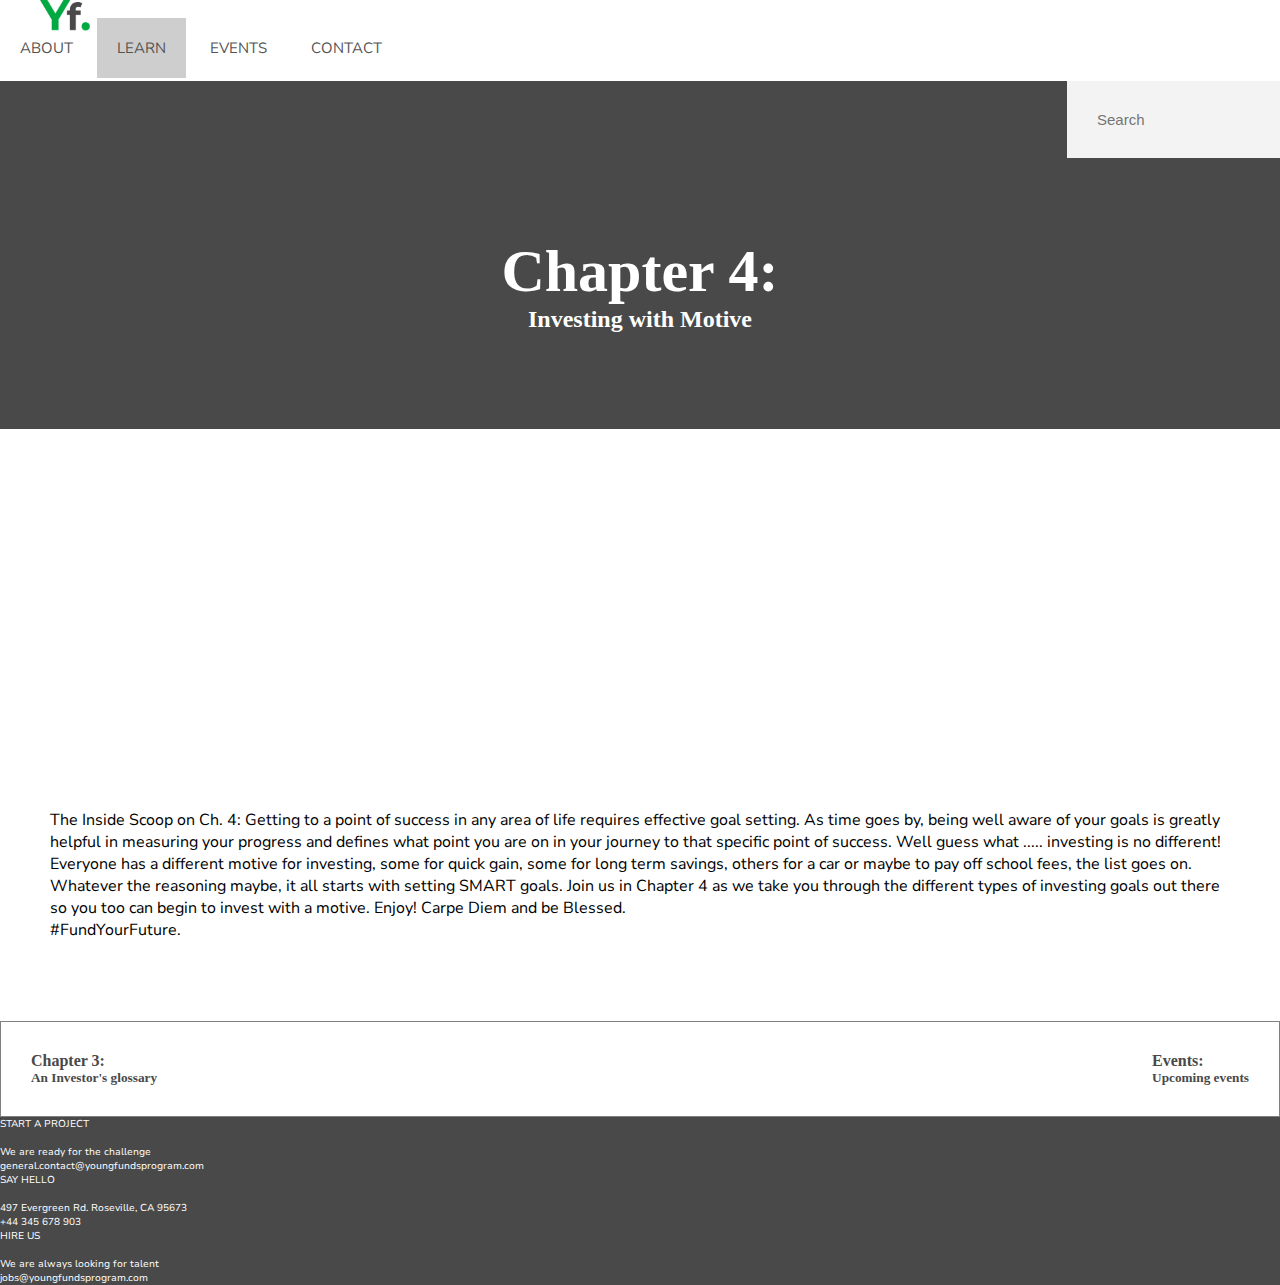
<file: chapter4.html>
<!DOCTYPE html>
<html>
<head>
  <!-- fonts -->
  <link href="https://fonts.googleapis.com/css?family=Lato|Nunito+Sans" rel="stylesheet">
  <!-- icons -->
  <link rel="stylesheet" href="https://use.fontawesome.com/releases/v5.8.1/css/all.css" integrity="sha384-50oBUHEmvpQ+1lW4y57PTFmhCaXp0ML5d60M1M7uH2+nqUivzIebhndOJK28anvf" crossorigin="anonymous">
  <!-- bootstrap -->
  <link rel="stylesheet" href="https://stackpath.bootstrapcdn.com/bootstrap/4.1.3/css/bootstrap.min.css" integrity="sha384-MCw98/SFnGE8fJT3GXwEOngsV7Zt27NXFoaoApmYm81iuXoPkFOJwJ8ERdknLPMO"
  crossorigin="anonymous">
  <!-- css -->
  <link rel="stylesheet" type="text/css" href="chapters.css">
  <link rel="stylesheet" type="text/css" href="nav.css">
  <meta name="viewport" content="width=device-width, initial-scale=1">
  <title>Young funds</title>
</head>

<body>

  <!-- navbar -->
  <nav class="navbar navbar-expand-sm fixed-top">
    <a href="index.html"> <img src="assets/logo.png" alt="logo"></a>
    <ul class="navbar-nav mr-auto">
      <li class="nav-item">
        <a href="about.html">ABOUT</a>
      </li>
      <li class="nav-item">
        <a class="active" href="learn.html">LEARN</a>
      </li>
      <li class="nav-item">
        <a href="yfp-events.html">EVENTS</a>
      </li>
      <li class="nav-item">
        <a href="yfp-contacts.html">CONTACT</a>
      </li>
    </ul>
    <form class="form-inline">
      <div class="input-group">
        <div id="search-btn-container" class="input-group-prepend">
          <span class="input-group-text" id="basic-addon1">
            <i class="fa fa-search fa-lg" aria-hidden="true"></i>
          </span>
        </div>
        <input type="text" class="form-control" id="search-bar" placeholder="Search">
      </div>
    </form>
  </nav>

  <!--Chapter 4 -->
<div class="title col-sm-12">
  <h1>Chapter 4:</h1>
  <h2>Investing with Motive</h2>
</div>

<section id="chapter" class="container-fluid"> 
  <div class="row">
    <div class="col-md-6">
      <div style="height:300px;">
        <iframe src="https://www.youtube.com/embed/evKwwbHPODg" frameborder="0" allow="accelerometer; autoplay; encrypted-media; gyroscope; picture-in-picture" allowfullscreen></iframe>
      </div>
    </div>
    <div class="col-md-6 text">
      <p> The Inside Scoop on Ch. 4:
          Getting to a point of success in any area of life requires effective goal setting.
          As time goes by, being well aware of your goals is greatly helpful in measuring your progress and defines what point you are on in your journey to that specific point of success.
          Well guess what ..... investing is no different!
          Everyone has a different motive for investing, some for quick gain, some for long term savings, others for a car or maybe to pay off school fees, the list goes on.
          Whatever the reasoning maybe, it all starts with setting SMART goals.
          Join us in Chapter 4 as we take you through the different types of
          investing goals out there so you too can begin to invest with a motive. Enjoy!
          Carpe Diem and be Blessed.
          <br>
          #FundYourFuture.
      </p>
    </div>
  </div>
</section>

<!-- Bottom nav  -->
<div class="row bottom">
  <div class="left col-md-3">
    <a href="chapter3.html"><i class=" left fas fa-chevron-left fa-2x"></i></a>
    <a href="chapter3.html">
      <div class="left">
        <h4>Chapter 3: </h4>
        <h5>An Investor's glossary</h5>
      </div>
    </a>
  </div>
  <div class="right col-md-3">
    <a href="chapter3.html"><i class="right fas fa-chevron-right fa-2x"></i></a>
    <a href="yfp-events.html">
      <div class="right">
        <h4>Events:</h4>
        <h5>Upcoming events</h5>
      </div>
    </a>
  </div>
</div>

  <!--- Footer section -->
  <div class=" Footer">
    <div class="container">
      <div class="row py-4">
        <div class="col-lg-3">
          <p>START A PROJECT
            <br><br>
            We are ready for the challenge <br>
            <a href="mailto:general.contact@youngfundsprogram.com">general.contact@youngfundsprogram.com</a>
          </p>
        </div>
        <div class="col-lg-3">
          <p>SAY HELLO
            <br><br>
            497 Evergreen Rd. Roseville, CA 95673 <br>
            +44 345 678 903
          </p>
        </div>
        <div class="col-lg-3">
          <p>HIRE US
            <br><br>
            We are always looking for talent <br>
            <a href="mailto:jobs@youngfundsprogram.com">jobs@youngfundsprogram.com</a>
          </p>
        </div>
        <div class="col-lg-3 social">
          <i class="fab fa-facebook-f fa-lg"></i>
          <i class="fab fa-twitter fa-lg"></i>
          <i class="fab fa-instagram fa-lg"></i>
        </div>
      </div>
    </div>
  </div>

</body>
</html>
</file>
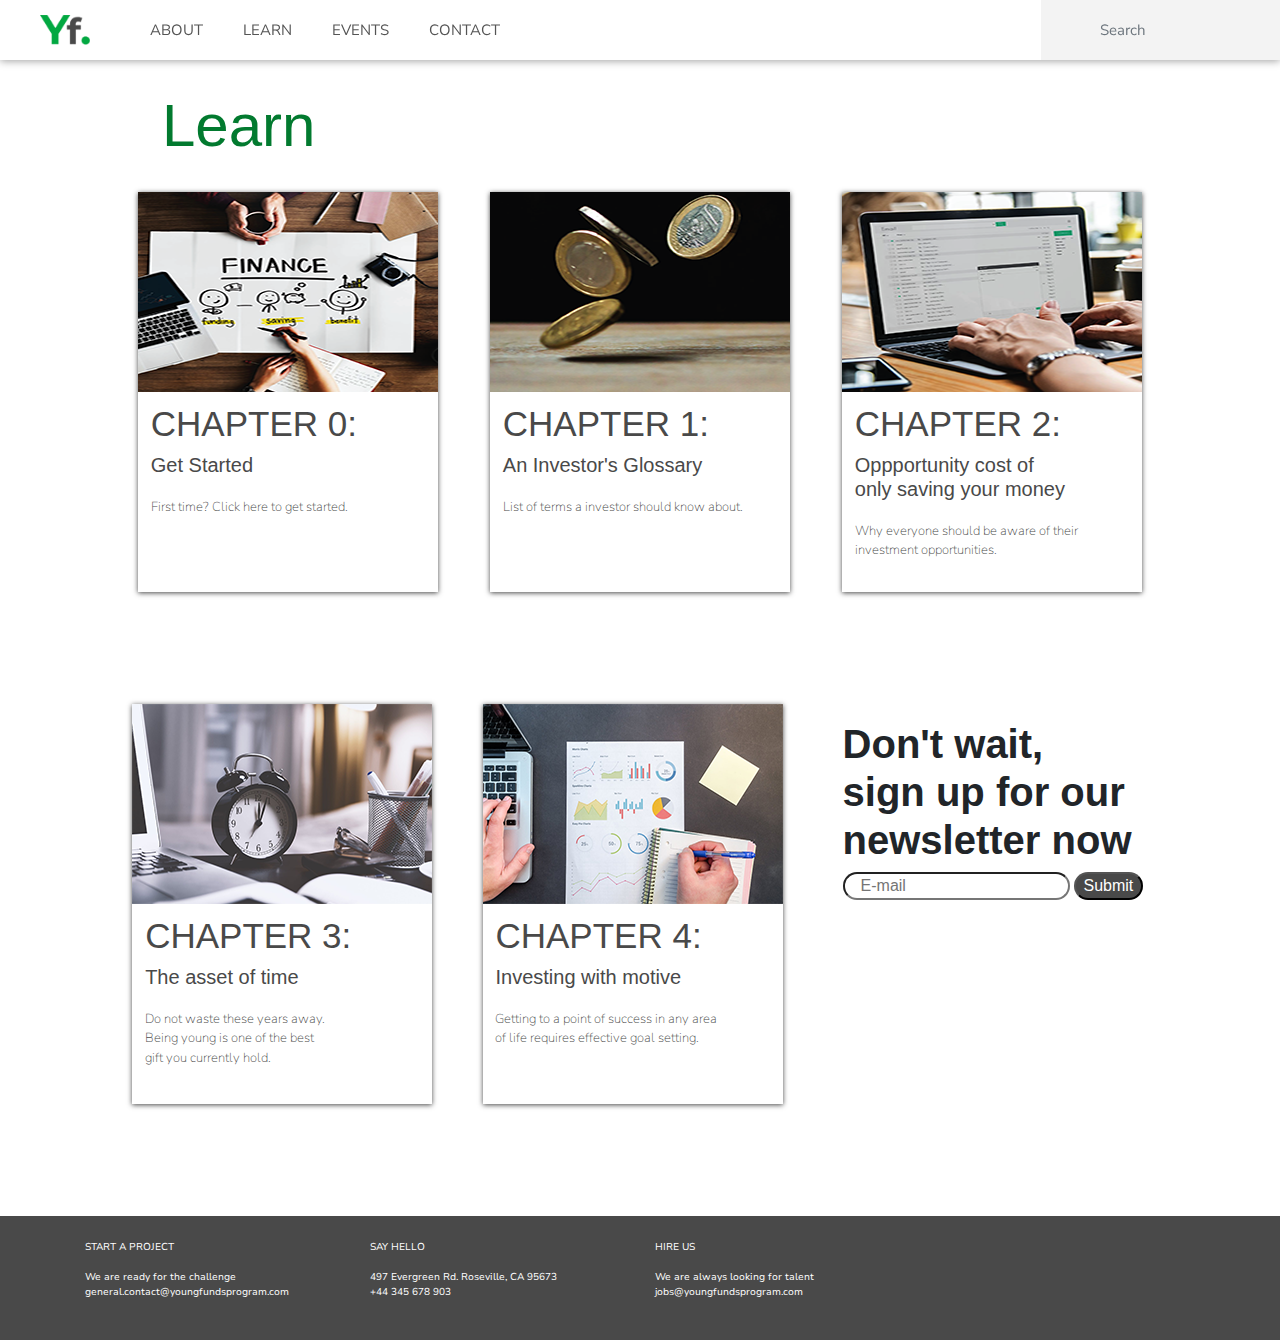
<file: learn.html>
<!DOCTYPE html>
<html>
<head>
  <!-- fonts -->
  <link href="https://fonts.googleapis.com/css?family=Lato|Nunito+Sans" rel="stylesheet">
  <!-- icons -->
  <link rel="stylesheet" href="https://use.fontawesome.com/releases/v5.8.1/css/all.css" integrity="sha384-50oBUHEmvpQ+1lW4y57PTFmhCaXp0ML5d60M1M7uH2+nqUivzIebhndOJK28anvf" crossorigin="anonymous">
  <!-- Bootstrap -->
    <link rel="stylesheet" href="https://stackpath.bootstrapcdn.com/bootstrap/4.3.1/css/bootstrap.min.css" integrity="sha384-ggOyR0iXCbMQv3Xipma34MD+dH/1fQ784/j6cY/iJTQUOhcWr7x9JvoRxT2MZw1T" crossorigin="anonymous">
  <!-- css -->
  <link rel="stylesheet" type="text/css" href="learn.css">
  <meta name="viewport" content="width=device-width, initial-scale=1">
  <title>Young funds</title>
</head>

<body>

  <!-- navbar -->
  <nav class="navbar navbar-expand-sm fixed-top">
    <a href="index.html"> <img src="images/logo.png" alt="logo"></a>
    <ul class="navbar-nav mr-auto">
      <li class="nav-item">
        <a href="about.html">ABOUT</a>
      </li>
      <li class="nav-item">
        <a class="active" href="learn.html">LEARN</a>
      </li>
      <li class="nav-item">
      <a href="yfp-events.html">EVENTS</a>
      </li>
      <li class="nav-item">
        <a href="yfp-contacts.html">CONTACT</a>
      </li>
    </ul>
    <form class="form-inline">
    <div class="input-group">
      <div id="search-btn-container" class="input-group-prepend">
        <span class="input-group-text" id="basic-addon1">
          <i class="fa fa-search fa-lg" aria-hidden="true"></i>
        </span>
      </div>
      <input type="text" class="form-control" id="search-bar" placeholder="Search">
    </div>
  </form>
</nav>

  <!-- chapters -->
  <h1>Learn</h1>

  <div class="learn"
  <figure> <a href="chapter0.html">
    <div class="chapters" id="chapter0">
      <img src="images/learn1.png" alt="finance">
      <figcaption>
        <h3>CHAPTER 0:</h3>
        <h4>Get Started</h4>
        <p>First time? Click here to get started.</p>
      </figcaption>
    </div>
  </a>
</figure>
<figure> <a href="chapter1.html">
  <div class="chapters" id="chapter1">
    <img src="images/learn2.png" alt="coins">
    <figcaption>
      <h3>CHAPTER 1:</h3>
      <h4>An Investor's Glossary</h4>
      <p>List of terms a investor should know about.</p>
    </figcaption>
  </div>
</a>
</figure>
<figure> <a href="chapter2.html">
  <div class="chapters" id="chapter2">
    <img src="images/learn3.png" alt="laptop">
    <figcaption>
      <h3>CHAPTER 2:</h3>
      <h4>Oppportunity cost of <br> only saving your money</h4>
      <p>Why everyone should be aware of their <br>
        investment opportunities.</p>
      </figcaption>
    </div>
  </a>
</figure>
</div>

<div class="learn"
<figure> <a href="chapter3.html">
  <div class="chapters" id="chapter3">
    <img src="images/learn4.png" alt="clock">
    <figcaption>
      <h3>CHAPTER 3:</h3>
      <h4>The asset of time</h4>
      <p>Do not waste these years away. <br>
        Being young is one of the best <br>
        gift you currently hold.</p>
      </figcaption>
    </div>
  </a>
</figure>
<figure> <a href="chapter4.html">
  <div class="chapters" id="chapter4">
    <img src="images/learn5.png" alt="coins">
    <figcaption>
      <h3>CHAPTER 4:</h3>
      <h4>Investing with motive</h4>
      <p>Getting to a point of success in any area <br>
        of life requires effective goal setting.</p>
      </figcaption>
    </div>
  </a>
</figure>
<div class="sign">
  <h2> Don't wait, <br>
    sign up for our <br>
    newsletter now </h2>
    <input type="text" placeholder="E-mail">
    <button type="button">Submit</button>
  </div>
</div>

<!--- Footer section -->
<div class=" Footer">
  <div class="container">
    <div class="row py-4">
      <div class="col-lg-3">
        <p>START A PROJECT<br><br> We are ready for the challenge <br>
          <a href="mailto:general.contact@youngfundsprogram.com">general.contact@youngfundsprogram.com</a>
        </p>
      </div>
      <div class="col-lg-3">
        <p>SAY HELLO<br><br> 497 Evergreen Rd. Roseville, CA 95673 <br> +44 345 678 903</p>
      </div>
      <div class="col-lg-3">
        <p>HIRE US <br><br> We are always looking for talent <br>
          <a href="mailto:jobs@youngfundsprogram.com">jobs@youngfundsprogram.com</a>
        </p>
      </div>
      <div class="col-lg-3 social">
        <i class="fab fa-facebook-f fa-lg"></i>
        <i class="fab fa-twitter fa-lg"></i>
        <i class="fab fa-instagram fa-lg"></i>
      </div>
    </div>
  </div>  
</div>

</body>
</html>
</file>
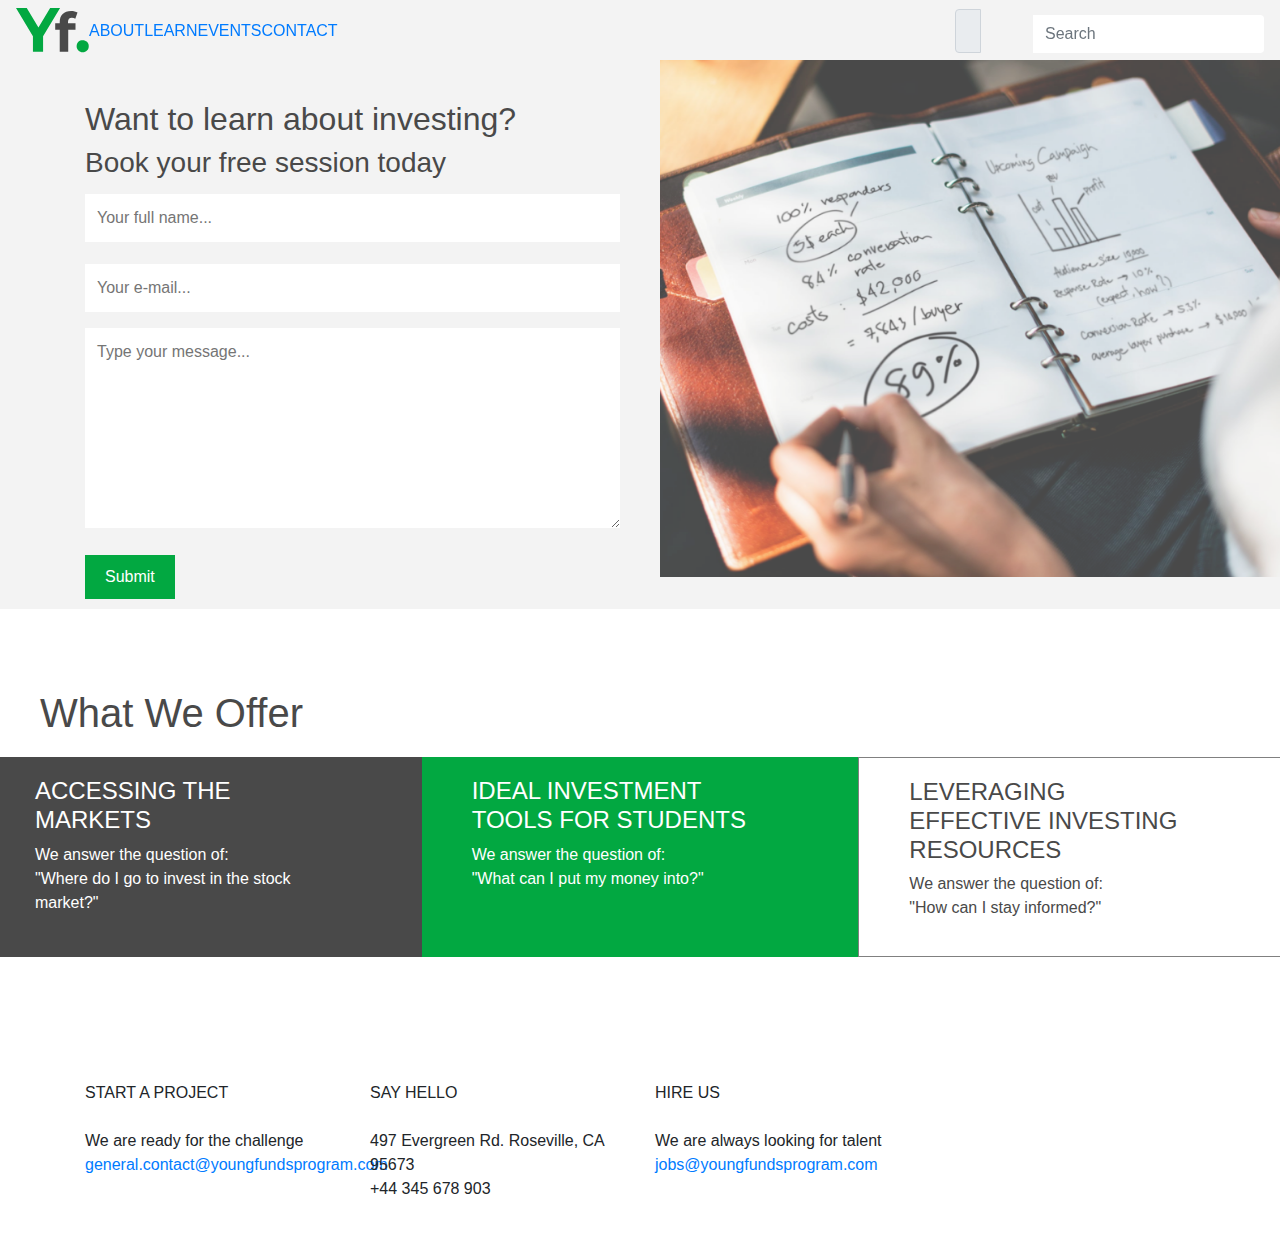
<file: yfp-contacts.html>
<!DOCTYPE html>
<head>
    <title>Contact</title>
    <!-- Custom CSS -->
    <link rel="stylesheet" type="text/css" href="yfp-contact.css"/>
    <!-- Google Fonts -->
    <link href="https://fonts.googleapis.com/css?family=Lato:700|Nunito+Sans:300" rel="stylesheet">
    <!-- Icons -->
    <link rel="stylesheet" href="https://use.fontawesome.com/releases/v5.8.1/css/all.css" integrity="sha384-50oBUHEmvpQ+1lW4y57PTFmhCaXp0ML5d60M1M7uH2+nqUivzIebhndOJK28anvf" crossorigin="anonymous">
    <!-- Bootstrap -->
    <link rel="stylesheet" href="https://stackpath.bootstrapcdn.com/bootstrap/4.3.1/css/bootstrap.min.css" integrity="sha384-ggOyR0iXCbMQv3Xipma34MD+dH/1fQ784/j6cY/iJTQUOhcWr7x9JvoRxT2MZw1T" crossorigin="anonymous">
</head>

<body>
<!-- Navbar -->
<nav class="navbar navbar-expand-sm fixed-top">
  <a href="index.html"> <img src="assets/logo.png" alt="logo"></a>
  <ul class="navbar-nav mr-auto">
    <li class="nav-item">
        <a href="about.html">ABOUT</a>
      </li>
      <li class="nav-item">
        <a class="active" href="learn.html">LEARN</a>
      </li>
      <li class="nav-item">
      <a href="yfp-events.html">EVENTS</a>
      </li>
      <li class="nav-item">
        <a href="yfp-contacts.html">CONTACT</a>
      </li>
  </ul>
  <form class="form-inline">
    <div class="input-group">
      <div id="search-btn-container" class="input-group-prepend">
        <span class="input-group-text" id="basic-addon1">
          <i class="fa fa-search fa-lg" aria-hidden="true"></i>
        </span>
      </div>
      <input type="text" class="form-control" id="search-bar" placeholder="Search">
    </div>
  </form>
</nav>

<!-- Submission form and image -->
<section class="container-fluid" id="contact">
    <div id="contact-row" class="row">
        <div class="column col-lg-6" id="contact-form">
            <h2>Want to learn about investing?</h2>
            <h3>Book your free session today</h3>
            <form action="action_page.php">
                <input type="text" id="name" name="name" placeholder="Your full name...">        
                <input type="text" id="email" name="email" placeholder="Your e-mail...">       
                <textarea id="subject" name="subject" placeholder="Type your message..." style="height:200px"></textarea>            
                <input type="submit" value="Submit">
            </form>
        </div>
        <div class="column col-lg-6" id="contact-img">
            <img class="img-fluid" src="assets/contact.png" alt="">
        </div>
    </div>
</section>

<!-- What We Offer blocks -->
<section id="offerings" class="container-fluid">
    <h2>What We Offer</h2>
    <div class="row">
        <div class="offers col-md-4 col-sm-12" id="offering-1">
            <h4>ACCESSING THE MARKETS</h4>
            <p>We answer the question of: <br> "Where do I go to invest in the stock market?"</p>
        </div>
        <div class="offers col-md-4 col-sm-12" id="offering-2">
            <h4>IDEAL INVESTMENT TOOLS FOR STUDENTS</h4>
            <p>We answer the question of: <br> "What can I put my money into?"</p>
        </div>
        <div class="offers col-md-4 col-sm-12" id="offering-3">
            <h4>LEVERAGING EFFECTIVE INVESTING RESOURCES</h4>
            <p>We answer the question of: <br> "How can I stay informed?"</p>
        </div>
    </div>
</section>

<!--- Footer section -->
<div class=" Footer">
  <div class="container">
    <div class="row py-4">
      <div class="col-lg-3">
        <p>START A PROJECT<br><br> We are ready for the challenge <br>
          <a href="mailto:general.contact@youngfundsprogram.com">general.contact@youngfundsprogram.com</a>
        </p>
      </div>
      <div class="col-lg-3">
        <p>SAY HELLO<br><br> 497 Evergreen Rd. Roseville, CA 95673 <br> +44 345 678 903</p>
      </div>
      <div class="col-lg-3">
        <p>HIRE US <br><br> We are always looking for talent <br>
          <a href="mailto:jobs@youngfundsprogram.com">jobs@youngfundsprogram.com</a>
        </p>
      </div>
      <div class="col-lg-3 social">
        <i class="fab fa-facebook-f fa-lg"></i>
        <i class="fab fa-twitter fa-lg"></i>
        <i class="fab fa-instagram fa-lg"></i>
      </div>
    </div>
  </div>  
</div>

</body>
</html>
</file>
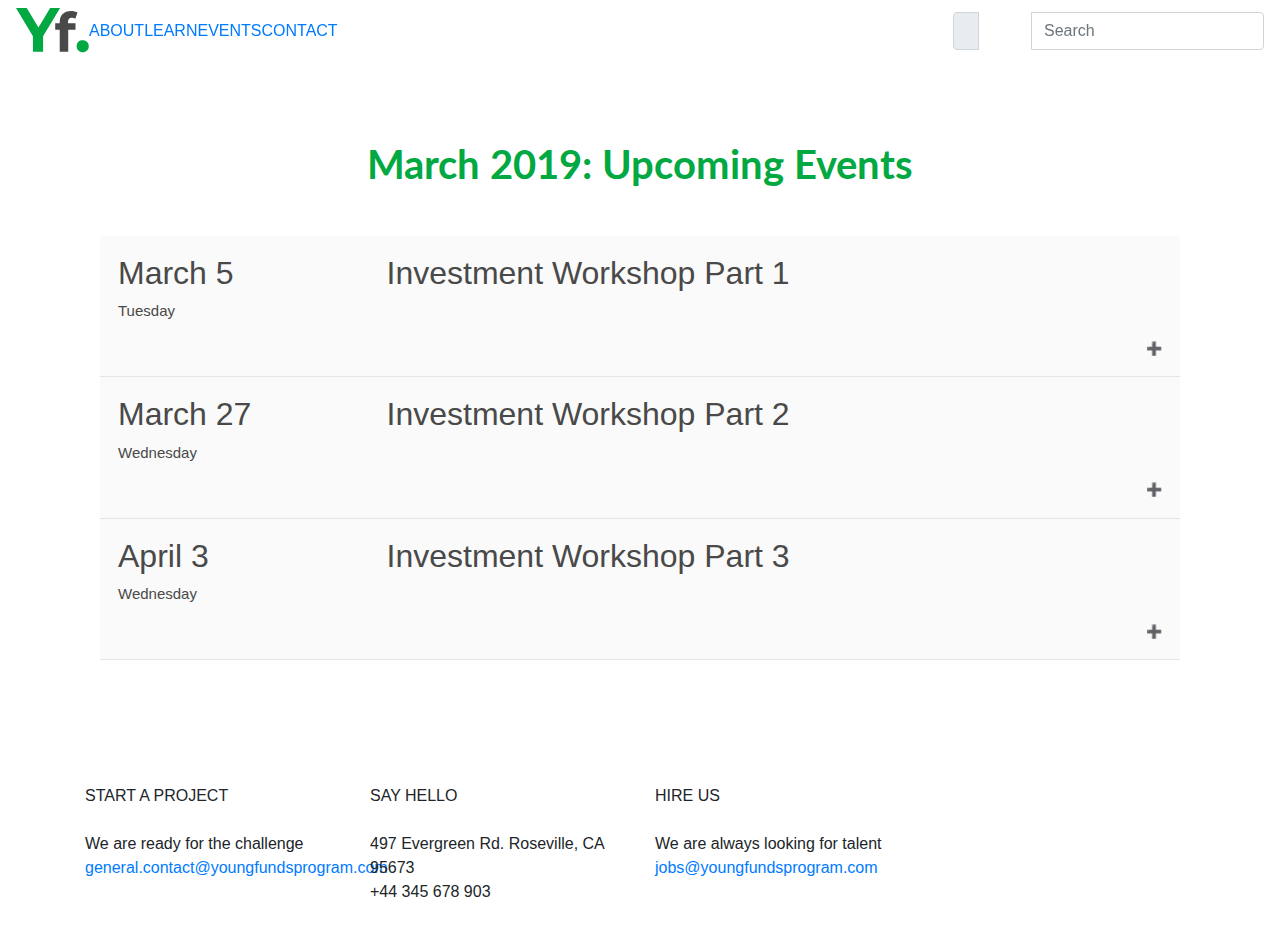
<file: yfp-events.html>
<!DOCTYPE html>
<html>
<head>
  <title>Events</title>
  <!-- Custom CSS -->
  <link rel="stylesheet" type="text/css" href="yfp-events.css"/>
  <!-- Google Fonts -->
  <link href="https://fonts.googleapis.com/css?family=Lato|Nunito+Sans" rel="stylesheet">
  <!-- Icons -->
  <link rel="stylesheet" href="https://use.fontawesome.com/releases/v5.8.1/css/all.css" integrity="sha384-50oBUHEmvpQ+1lW4y57PTFmhCaXp0ML5d60M1M7uH2+nqUivzIebhndOJK28anvf" crossorigin="anonymous">
  <!-- Bootstrap -->
  <link rel="stylesheet" href="https://stackpath.bootstrapcdn.com/bootstrap/4.3.1/css/bootstrap.min.css" integrity="sha384-ggOyR0iXCbMQv3Xipma34MD+dH/1fQ784/j6cY/iJTQUOhcWr7x9JvoRxT2MZw1T" crossorigin="anonymous">
</head>

<body>
<!-- Navbar -->
<nav class="navbar navbar-expand-sm fixed-top">
  <a href="index.html"> <img src="assets/logo.png" alt="logo"></a>
  <ul class="navbar-nav mr-auto">
    <li class="nav-item">
        <a href="about.html">ABOUT</a>
      </li>
      <li class="nav-item">
        <a href="learn.html">LEARN</a>
      </li>
      <li class="nav-item">
      <a href="yfp-events.html">EVENTS</a>
      </li>
      <li class="nav-item">
        <a href="yfp-contacts.html">CONTACT</a>
      </li>
  </ul>
  <form class="form-inline">
    <div class="input-group">
      <div id="search-btn-container" class="input-group-prepend">
        <span class="input-group-text" id="basic-addon1">
          <i class="fa fa-search fa-lg" aria-hidden="true"></i>
        </span>
      </div>
      <input type="text" class="form-control" id="search-bar" placeholder="Search">
    </div>
  </form>
</nav>

<!-- Events section -->
<section id="events">
  <h1><b>March 2019: Upcoming Events</b></h1>
  <button class="collapsible">
    <div class="row">
      <div class="col-md-3">
        <h2>March 5</h2><p>Tuesday</p>
      </div>
      <div class="col-md-6">
        <h2>Investment Workshop Part 1</h2>
      </div>
    </div>
  </button>
  <div class="content">
    <div class="row">
      <div class="col-md-3">
        <p>7:30 pm - 9:30 pm</p>
      </div>
      <div class="col-md-6">
        <p>The YFP will be delivering a re-enactment of their "Investing Made Easy" Series modules in collaboration with UW Economics Society! <br>
        <button class="rsvp"><a href="#">RSVP</a></button>
      </div>
    </div>
  </div>
  <hr>

  <button class="collapsible">
    <div class="row">
      <div class="col-md-3">
        <h2>March 27</h2><p>Wednesday</p>
      </div>
      <div class="col-md-6">
        <h2>Investment Workshop Part 2</h2>
      </div>
    </div>
  </button>
  <div class="content">
    <div class="row">
      <div class="col-md-3">
        <p>7:30 pm - 9:30 pm</p>
      </div>
      <div class="col-md-6">
        <p>The YFP will be delivering a re-enactment of their "Investing Made Easy" Series modules in collaboration with UW Economics Society! <br>
        <button class="rsvp"><a href="#">RSVP</a></button>
      </div>
    </div>
  </div>
  <hr>

  <button class="collapsible">
    <div class="row">
      <div class="col-md-3">
        <h2>April 3</h2><p>Wednesday</p>
      </div>
      <div class="col-md-6">
        <h2>Investment Workshop Part 3</h2>
      </div>
    </div>
  </button>
  <div class="content">
    <div class="row">
      <div class="col-md-3">
        <p>7:30 pm - 9:30 pm</p>
      </div>
      <div class="col-md-6">
        <p>The YFP will be delivering a re-enactment of their "Investing Made Easy" Series modules in collaboration with UW Economics Society! <br>
        <button class="rsvp"><a href="#">RSVP</a></button>
      </div>
    </div>
  </div>
  <hr>
</section>

<!--- Footer section -->
<div class=" Footer">
  <div class="container">
    <div class="row py-4">
      <div class="col-lg-3">
        <p>START A PROJECT<br><br> We are ready for the challenge <br>
          <a href="mailto:general.contact@youngfundsprogram.com">general.contact@youngfundsprogram.com</a>
        </p>
      </div>
      <div class="col-lg-3">
        <p>SAY HELLO<br><br> 497 Evergreen Rd. Roseville, CA 95673 <br> +44 345 678 903</p>
      </div>
      <div class="col-lg-3">
        <p>HIRE US <br><br> We are always looking for talent <br>
          <a href="mailto:jobs@youngfundsprogram.com">jobs@youngfundsprogram.com</a>
        </p>
      </div>
      <div class="col-lg-3 social">
        <i class="fab fa-facebook-f fa-lg"></i>
        <i class="fab fa-twitter fa-lg"></i>
        <i class="fab fa-instagram fa-lg"></i>
      </div>
    </div>
  </div>  
</div>

<!-- JavaScript to hide/show events -->
<script>
var coll = document.getElementsByClassName("collapsible");
var i;

for (i = 0; i < coll.length; i++) {
  coll[i].addEventListener("click", function() {
    this.classList.toggle("active");
    var content = this.nextElementSibling;
    if (content.style.display === "block") {
      content.style.display = "none";
    } else {
      content.style.display = "block";
    }
  });
}
</script>

</body>
<html>
</file>
<file: home.css>
* {
  padding: 0;
  margin: 0;
}

h2 {
 color: #027a2f;
 margin-left: 1em;
 margin-top: 1em;
 margin-bottom: 1em;
 font-size: 50px;
}
/* Navbar css */
.navbar {
  font-family: 'Nunito Sans', sans-serif;
  list-style-type: none;
  background-color: #FFF;
  box-shadow: 0px 0.5px 8px #a0a0a0;
  padding: 0px !important;
}

.navbar img {
  width: 50px;
  margin: 0px 40px 0px 40px;
}

.navbar input[type=text] {
  float: right;
  padding: 2em;
  border: none;
  font-size: 15px;
  background: #f3f3f3;
}

/* Navbar links */
li {
  display: inline;
  font-size: 15px;
}

li a:hover {
  color: #fff;
  background-color: #494949;
  text-decoration: none;
  padding: 20px;
}

li a {
  text-align: center;
  padding: 20px;
  color: #545454;
  text-decoration: none;
}

/* Text styling */
p {
  font-family: 'Nunito Sans', sans-serif;
}

/* Search icon */
#search-btn-container {
  margin: 0 -27px 0 -23px;
}

#search-btn-container > span {
  border: none;
  border-radius: 0;
  background-color: rgb(243, 243, 243);
  padding-left: 1.2rem !important;
}

#search-bar {
  margin: 0 -46px 0 -23px !important;
}


/* Header */
.head img {
  filter: brightness(50%);
}

.head {
  color: #ffffff;
}

.head h1 {
  position: absolute;
  top: 45%;
  left: 50%;
  transform: translate(-50%, -50%);
  font-size: 100px;
}

.head h3 {
  font-weight: 200;
  text-align: center;
  position: absolute;
  top: 60%;
  left: 50%;
  transform: translate(-50%, -50%);
}

.head hr {
  position: absolute;
  top: 51%;
  left: 30%;
  background-color: #ffffff;
  height: 2px;
  width: 40%
}

.head i {
  position: absolute;
  top: 92%;
  left: 50%;
  color: #ffffff;
}

/* offerings */
.offerings figcaption {
  margin-left: .8em;
}

.offerings h4 {
  margin-top: .7em;
  font-size: 25px;
}

.offerings p {
  padding-top: .5em;
  font-size: 13px;
  font-weight: 200;
  line-height: 2em;
}

#offer1 h4, #offer3 h4 {
  color: #027a2f;
}

.offerrow {
  display: flex;
  flex-direction: row;
  justify-content: space-around;
  margin-bottom: 6em;
}

#offer1 {
  background-color: #fafafa;
  padding: 1em;
  padding-bottom: .5em;
  box-shadow: 0px 1px 8px #494949;
}

#offer2 {
  background-color: #494949;
  padding: 1em;
  box-shadow: 0px 1px 8px #494949;
}

#offer2 figcaption {
  color: #ffffff;
}

#offer3 {
  background-color: #fafafa;
  padding: 1em;
  box-shadow: 0px 1px 8px #494949;
}

/* facts */
.row {
  background-color: #fafafa;
  display: flex;
  flex-direction: row;
  justify-content: space-around;
}

.facts h3 {
  color: #027a2f;
  font-size: 45px;
  padding-top: .5em;
}

.facts hr {
  background-color: #027a2f;
  height: 1px;
  width: 90%;
  margin-left: 1.3em;
}

.facts {
 margin-top: 6em;
 background-color:#ffffff;
 height: 10em;
 width:24em;
 text-align: center;
 border-radius: 20px;
 box-shadow: 0px 1px 8px #494949;
 margin-bottom: 6em;
}

/* educated */
.edurow {
  display: flex;
  flex-direction: row;

}
.educated {
  position: relative;
}

.educated img {
  filter: brightness(40%);
}

.educated h3 {
  font-size: 50px;
}

.educated h4 {
  font-size: 30px;
}

#chapter0 figcaption {
  position: absolute;
  top: 20%;
  color: #ffffff;
  margin-left: 3em;
}

#chapter1 figcaption {
  position: absolute;
  top: 20%;
  color: #ffffff;
  margin-left: 3em;
}

#chapter2 figcaption {
  position: absolute;
  top: 20%;
  color: #ffffff;
  margin-left: 3em;
}

/* end */
.end {
  text-align: center;
  padding: 15em;
}

.end h1 {
  background-color: #ffffff;
  line-height: 1.5em;
  padding-bottom: 1.5em;
}

.end button {
  font-size: 25px;
  border-radius: 30px;
  width: 9em;
  padding: .5em;
  background-color: #494949;
  color: #ffffff;
  font-weight: 100;
}

#initiative {
  color: #027a2f;
}

/* Footer */
.Footer {
  color: #FFF;
  font-size: 10px;
  background-color: #494949
}

.Footer a:link {
  text-decoration: none;
  color: #FFF
}

.social i {
  float: right;
  padding-left: 20px;
}
</file>
<file: about.css>
* {
  padding: 0;
  margin: 0;
}

h3 {
  color: #027a2f;
  font-size: 50px;
}
/* Navbar css */
.navbar {
  font-family: 'Nunito Sans', sans-serif;
  list-style-type: none;
  background-color: #FFF;
  box-shadow: 0px 0.5px 8px #a0a0a0;
  padding: 0px !important;
}

.navbar img {
  width: 50px;
  margin: 0px 40px 0px 40px;
}

.navbar input[type=text] {
  float: right;
  padding: 2em;
  border: none;
  font-size: 15px;
  background: #f3f3f3;
}

/* Navbar links */
li {
  display: inline;
  font-size: 15px;
}

li a:hover {
  color: #fff;
  background-color: #494949;
  text-decoration: none;
  padding: 20px;
}

li a {
  text-align: center;
  padding: 20px;
  color: #545454;
  text-decoration: none;
}

/* Text styling */
p {
  font-family: 'Nunito Sans', sans-serif;
}

/* Search icon */
#search-btn-container {
  margin: 0 -27px 0 -23px;
}

#search-btn-container > span {
  border: none;
  border-radius: 0;
  background-color: rgb(243, 243, 243);
  padding-left: 1.2rem !important;
}

#search-bar {
  margin: 0 -46px 0 -23px !important;
}

/*head*/
.head {
  background-image: url("images/about1.png");
  background-repeat: no-repeat;
}

.head h1 {
  text-align: center;
  font-size: 90px;
  padding: 2.5em 2.2em 2.2em 2.2em;
}

/*visons*/
.vision {
  margin-left: 9em;
  margin-right: 9em;
  margin-bottom: 3em;
  box-shadow: 0px 1px 8px #494949;
}

.Vision ul {
  list-style-type: disc;
}

.vision h3 {
  padding-top: .57em;
  margin-left: 6em;
}

.vision img {
  float: left;
}

.vision li {
  line-height: 4em;
  font-weight: 200;
  letter-spacing: .5px;
  padding-left: 2.3em;
}

  /*goals*/
.goals {
  margin-left: 9em;
  margin-right: 9em;
  margin-bottom: 5em;
  box-shadow: 0px 1px 8px #494949;
}

.goals img {
  float: right;
}

.goals h3 {
  padding-top: .2em;
  margin-left: 1em;
}

.goals li {
  line-height: 3.35em;
  font-weight: 200;
  padding-left: 2.3em;
letter-spacing: .5px;
padding-bottom: .88em;
}

/*meet the team*/
.team {
  display: flex;
  flex-direction: row;
  justify-content: center;
}

 h2 {
  color: #494949;
  padding: .5em;
  margin-left: 4.3em;
  font-size: 50px;
}

.team figcaption {
  text-align: center;
}

.team figure {
  text-align: center;
}

.team i {
  float: right;
  padding-left: 1em;
}

/*Travis*/
.travis {
  background-color: #494949;
  color: #ffffff;
  padding: 2em 3em 1em 3em;
  margin-bottom: 3em;
  box-shadow: 0px 1px 5px #494949;
}

.travis img {
  padding-bottom: 1em;
}

/*Luis*/
.luis {
  background-color: #ffffff;
  color: #000000;
  padding: 2em 3em 1em 3em;
  margin-bottom: 3em;
  box-shadow: 0px 1px 5px #494949;
}

.luis img {
  padding-bottom: 1em;
}

/* Footer */
.Footer {
  color: #FFF;
  font-size: 10px;
  background-color: #494949
}

.Footer a:link {
  text-decoration: none;
  color: #FFF
}

.social i {
  float: right;
  padding-left: 20px;
}
</file>
<file: chapter0.css>
* {
  padding: 0;
  margin: 0;
}

/* Navbar css */
.navbar {
  font-family: 'Nunito Sans', sans-serif;
  list-style-type: none;
  background-color: #FFF;
  box-shadow: 0px 0.5px 8px #a0a0a0;
  padding: 0px !important;
}

.navbar img {
  width: 50px;
  margin: 0px 40px 0px 40px;
}

.navbar input[type=text] {
  float: right;
  padding: 2em;
  border: none;
  font-size: 15px;
  background: #f3f3f3;
}

/* Navbar links */
li {
  display: inline;
  font-size: 15px;
}

li a:hover {
  color: #fff;
  background-color: #494949;
  text-decoration: none;
  padding: 20px;
}

li a {
  text-align: center;
  padding: 20px;
  color: #545454;
  text-decoration: none;
}

/* Text styling */
p {
  font-family: 'Nunito Sans', sans-serif;
}

/* Search icon */
#search-btn-container {
  margin: 0 -27px 0 -23px;
}

#search-btn-container > span {
  border: none;
  border-radius: 0;
  background-color: rgb(243, 243, 243);
  padding-left: 1.2rem !important;
}

#search-bar {
  margin: 0 -46px 0 -23px !important;
}

/*Chapter 0*/
.title {
  text-align: center;
  padding: 6em;
  background-color: #494949;
  color: #ffffff;
}

h1 {
  padding-top: 1em;
  font-size: 65px;
}

.contact {

}

.content img {
  padding: 3em;
  float: left;
}

.content p {
  padding-top: 13em;
  padding-bottom: 13em;
  padding-right: 12em;
}

/*bottom*/
.bottom {
  display: flex;
  flex-direction: row;
  justify-content: space-between;
  border: 1px solid grey;
  height: 7em;
  padding-left: 10em;
  padding-right: 10em;
  padding-top: 1.5em;
}

#left{
  padding-right: 18em;
}

#right {
  text-align: right;
  padding-left: 18em;
}

.bottom a{
  color: #494949;
}

/* Footer */
.Footer {
  color: #FFF;
  font-size: 10px;
  background-color: #494949
}

.Footer a:link {
  text-decoration: none;
  color: #FFF
}

.social i {
  float: right;
  padding-left: 20px;
}
</file>
<file: chapters.css>
.title {
  text-align: center;
  padding: 6em;
  background-color: #494949;
  color: #ffffff;
}

h1 {
  padding-top: 1em;
  font-size: 60px;
}

#chapter {
  padding: 80px 50px;
}

.row {
  margin: 0;
}

.text {
  display: flex;
  justify-content: center; 
  align-items: center;
}

iframe {
  width: 100%;
  height: 100%;
}

/*Chapter 1*/
figcaption {
  font-weight: bold;
}

/* bottom */
.bottom {
  display: flex;
  justify-content: space-between;
  border: 1px solid grey;
  padding: 30px;
}

.left{
  float: left;
}

.right {
  float: right;
}

.bottom a {
  color: #494949;
}

/* Footer */
.Footer {
  color: #FFF;
  font-size: 10px;
  background-color: #494949
}

.Footer a:link {
  text-decoration: none;
  color: #FFF
}

.social i {
  float: right;
  padding-left: 20px;
}
</file>
<file: nav.css>
* {
  padding: 0;
  margin: 0;
}

/* Navbar css */
.navbar {
  font-family: 'Nunito Sans', sans-serif;
  list-style-type: none;
  background-color: #FFF;
  box-shadow: 0px 0.5px 8px #a0a0a0;
  padding: 0px !important;
}

.navbar img {
  width: 50px;
  margin: 0px 40px 0px 40px;
}

.navbar input[type=text] {
  float: right;
  padding: 2em;
  border: none;
  font-size: 15px;
  background: #f3f3f3;
}

/* Navbar links */
li {
  display: inline;
  font-size: 15px;
}

li a.active {
  background-color: #cecece;
  text-decoration: none;
  padding: 20px;
}

li a:hover {
  color: #fff;
  background-color: #494949;
  text-decoration: none;
  padding: 20px;
}

li a {
  text-align: center;
  padding: 20px;
  color: #545454;
  text-decoration: none;
}

/* Search icon */
#search-btn-container {
  margin: 0 -27px 0 -23px;
}

#search-btn-container > span {
  border: none;
  border-radius: 0;
  background-color: rgb(243, 243, 243);
  padding-left: 1.2rem !important;
}

#search-bar {
  margin: 0 -46px 0 -23px !important;
}

/* Text styling */
p {
  font-family: 'Nunito Sans', sans-serif;
}

/* Footer */
.Footer {
  color: #FFF;
  font-size: 10px;
  background-color: #494949;
}

.Footer a:link {
  text-decoration: none;
  color: #FFF;
}

.social i {
  float: right;
  padding-left: 20px;
}

.Footer .row {
  background-color: #494949;
}
</file>
<file: learn.css>
* {
  padding: 0;
  margin: 0;
}

/* Navbar css */
.navbar {
  font-family: 'Nunito Sans', sans-serif;
  list-style-type: none;
  background-color: #FFF;
  box-shadow: 0px 0.5px 8px #a0a0a0;
  padding: 0px !important;
}

.navbar img {
  width: 50px;
  margin: 0px 40px 0px 40px;
}

.navbar input[type=text] {
  float: right;
  padding: 2em;
  border: none;
  font-size: 15px;
  background: #f3f3f3;
}

/* Navbar links */
li {
  display: inline;
  font-size: 15px;
}

li a:hover {
  color: #fff;
  background-color: #494949;
  text-decoration: none;
  padding: 20px;
}

li a {
  text-align: center;
  padding: 20px;
  color: #545454;
  text-decoration: none;
}

/* Text styling */
p {
  font-family: 'Nunito Sans', sans-serif;
}

/* Search icon */
#search-btn-container {
  margin: 0 -27px 0 -23px;
}

#search-btn-container > span {
  border: none;
  border-radius: 0;
  background-color: rgb(243, 243, 243);
  padding-left: 1.2rem !important;
}

#search-bar {
  margin: 0 -46px 0 -23px !important;
}

a {
  color: #494949;
}

a:hover {
  color: #494949;
}

/*learn*/
h1 {
  font-size: 60px;
  margin-top: 1.5em;
  margin-left: 2.7em;
  margin-bottom: .5em;
  color: #027a2f;
}

.learn {
  display: flex;
  flex-direction: row;
  justify-content: space-around;
  margin-bottom: 6em;
}

.learn figcaption{
  margin-left: .8em;
}

.learn h3 {
  padding-top: .3em;
  font-size: 35px;
}

.learn h4 {
  font-size: 20px;
}

.learn p {
    padding-top: 1em;
    font-size: 13px;
    font-weight: 200;
}

.chapters {
  box-shadow: 0px 1px 5px #494949;
  height:25em;
}

#chapter0 {
  margin-left: 7em;
]}

#chapter2 {
  margin-right: 7em;
}

#chapter3 {
  margin-left: 6.7em;
}

#chapter4 {
  margin-right: .6em;
}

.sign {
  margin-top: 1em;
  margin-right: 7em;
}

.sign h2 {
font-size: 40px;
font-weight: 600;
}

.sign input[type=text] {
  border-radius: 20px;
}

.sign input[placeholder=E-mail] {
  padding-left: 1em;
}

.sign button {
  border-radius: 20px;
  width: 4.3em;
  color: #ffffff;
  font-weight: 100;
  background-color: #494949;
}

/* Footer */
.Footer {
  color: #FFF;
  font-size: 10px;
  background-color: #494949
}

.Footer a:link {
  text-decoration: none;
  color: #FFF
}

.social i {
  float: right;
  padding-left: 20px;
}
</file>
<file: yfp-contact.css>
/* Contact us section */
#contact {
  background-color: #f3f3f3;
  padding: 0;
}

#contact-img {
  opacity: 0.7;
  float: right;
  padding-top: 60px;
  padding-left: 20px;
}

/* Contact form */
#contact-form {
  padding: 100px 20px 10px 100px;
  color: #494949;
}

/* Contact input box */
input[type=text], select, textarea {
    width: 100%;
    padding: 12px;
    border: none;
    margin-top: 6px;
    margin-bottom: 16px;
}

/* Submit button */
input[type=submit] {
    background-color: #02A841;
    color: white;
    padding: 10px 20px;
    margin-top: 20px;
    border: none;
}

input[type=submit]:hover {
    background-color: rgb(2, 126, 49);
}

/* What we offer section */
#offerings {
  margin-top: 80px;
  margin-bottom: 100px;
  padding: 0px;
}

#offerings h2 {
  padding-left: 40px;
  margin-bottom: 20px;
  color: #494949;
  font-size: 40px;
}

.offers {
  padding-left: 0px;
  padding-right: 0px;
}

/* columns in 'What we offer' section */
#offering-1 {
  background-color: #494949;
  color: #FFF;
  padding: 20px 90px 20px 50px;
}

#offering-2 {
  background-color: #02A841;
  color: #FFF;
  padding: 20px 90px 20px 50px;
}

#offering-3 {
  color: #494949;
  border: 1px solid gray;
  padding: 20px 90px 20px 50px;
}
</file>
<file: yfp-events.css>
/* Events */
h1 {
  font-family: 'Lato', sans-serif;
  text-align: center;
  color: #02A841;
  padding: 40px;
  font-size: 90px;
}

#events {
  padding: 100px;
}

#events hr {
  margin-top: 0;
  margin-bottom: 0;
}

.collapsible {
  background-color: #FAFAFA;
  color: #494949;
  padding: 18px;
  width: 100%;
  border: none;
  text-align: left;
  outline: none;
  font-size: 15px;
  outline:none !important;
}

.active, .collapsible:hover {
  background-color: #FFF;
  outline:none !important;
}

/* Collapsed content */
.content {
  margin-top: -60px;
  padding: 18px;
  display: none;
  overflow: hidden;
  background-color: #FFF;
  align-content: center;
}

/* RSVP button */
.rsvp {
  background-color: #494949;
  color: #FFF;
  border-radius: 20px;
  float: right;
  padding: 5px 40px 5px 40px;
  margin-top: 20px;
}

.rsvp:hover {
  background-color: #a0a0a0;
}

.rsvp a {
  color: #FFF;
  text-decoration: none;
}

.rsvp a:hover {
  color: #FFF;
  text-decoration: none;
}

/* +/- icon */
.collapsible:after {
  content: '\02795'; /* Unicode character for "plus" sign (+) */
  font-size: 13px;
  float: right;
  margin-left: 5px;
}

.active:after {
  content: "\2796"; /* Unicode character for "minus" sign (-) */
}
</file>
